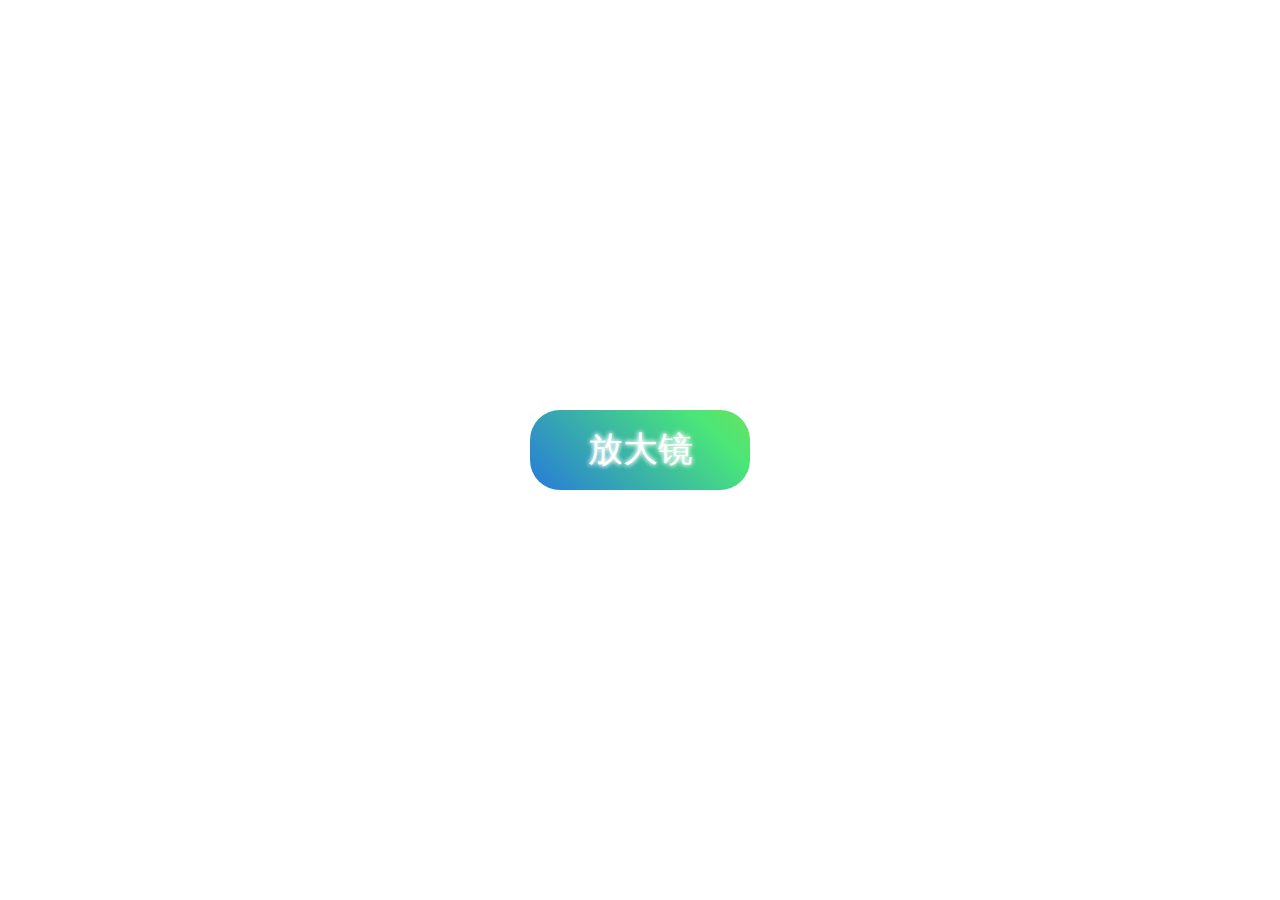
<file: 商品放大镜/index.html>
<!DOCTYPE html>
<html lang="en">
<head>
    <meta charset="UTF-8">
    <meta name="viewport" content="width=device-width, initial-scale=1.0">
    <title>Document</title>
    <link rel="stylesheet" href="css/index.css">
</head>
<body>
    <a href="enlarge.html?lid=1" class="guang">放大镜</a>
</body>
</html>
</file>
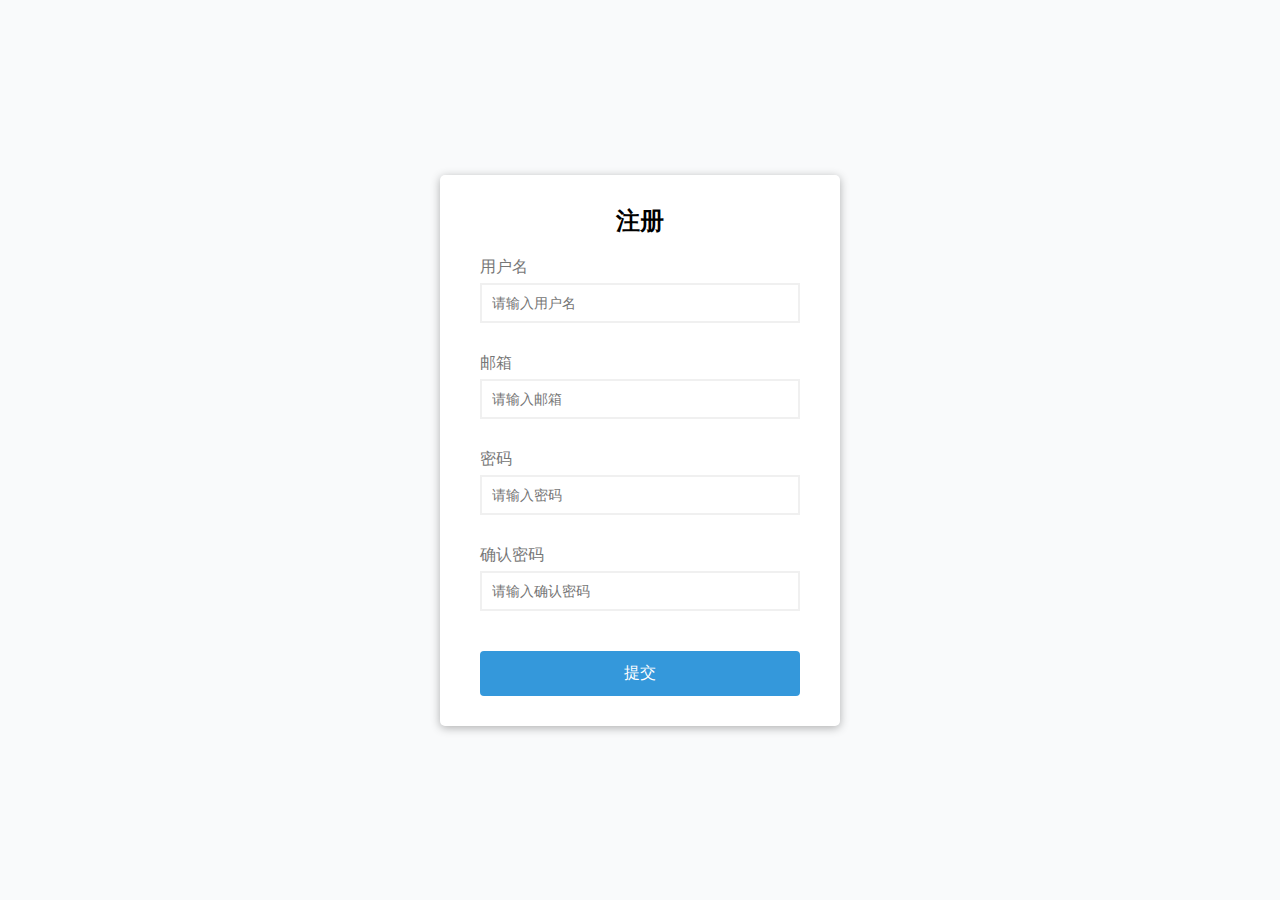
<file: 注册页面加验证/index.html>
<!DOCTYPE html>
<html lang="en">

<head>
    <meta charset="UTF-8">
    <meta name="viewport" content="width=device-width, initial-scale=1.0">
    <meta http-equiv="X-UA-Compatible" content="ie=edge">
    <title>Document</title>
    <link rel="stylesheet" href="css/index.css">
</head>

<body>
    <div class="container">
        <form id="form" class="form">
            <h2>注册</h2>
            <div class="form-control">
                <label for="username">用户名</label>
                <input type="text" id="username" placeholder="请输入用户名">
                <small>错误提示</small>
            </div>
            <div class="form-control">
                <label for="email">邮箱</label>
                <input type="text" id="email" placeholder="请输入邮箱">
                <small>错误提示</small>
            </div>
            <div class="form-control">
                <label for="password">密码</label>
                <input type="text" id="password" placeholder="请输入密码">
                <small>错误提示</small>
            </div>
            <div class="form-control">
                <label for="password2">确认密码</label>
                <input type="text" id="password2" placeholder="请输入确认密码">
                <small>错误提示</small>
            </div>
            <!-- <input type="submit" value="提交"> -->
            <button>提交</button>
        </form>
    </div>
    <script src="js/index.js"></script>
</body>

</html>
</file>
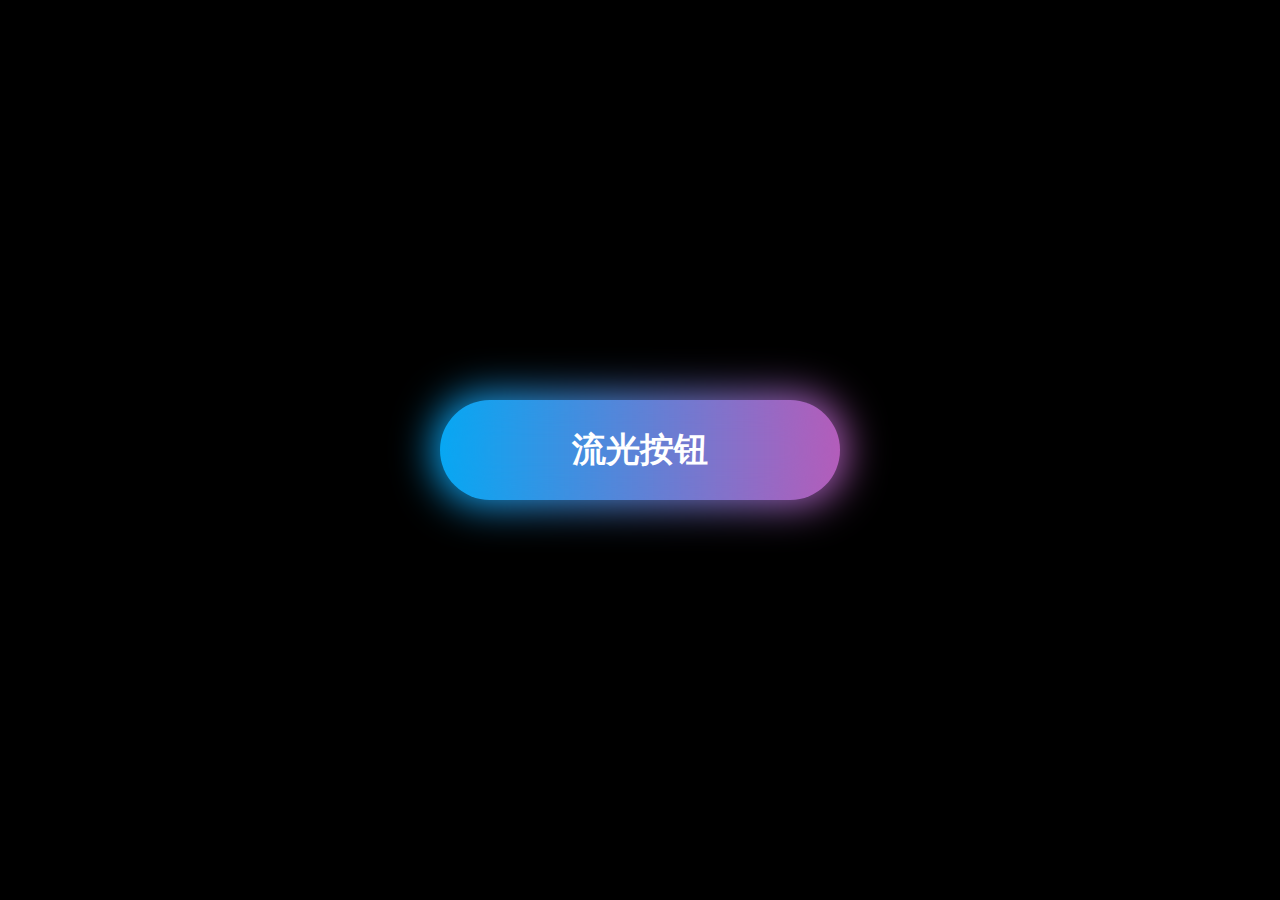
<file: 流光按钮/index/index.html>
<!DOCTYPE html>
<html lang="en">
<head>
    <meta charset="UTF-8">
    <meta name="viewport" content="width=device-width, initial-scale=1.0">
    <title>Document</title>
    <link rel="stylesheet" href="index.css">
</head>
<body>
    <a href="javascript:;">流光按钮</a>
</body>
</html>
</file>
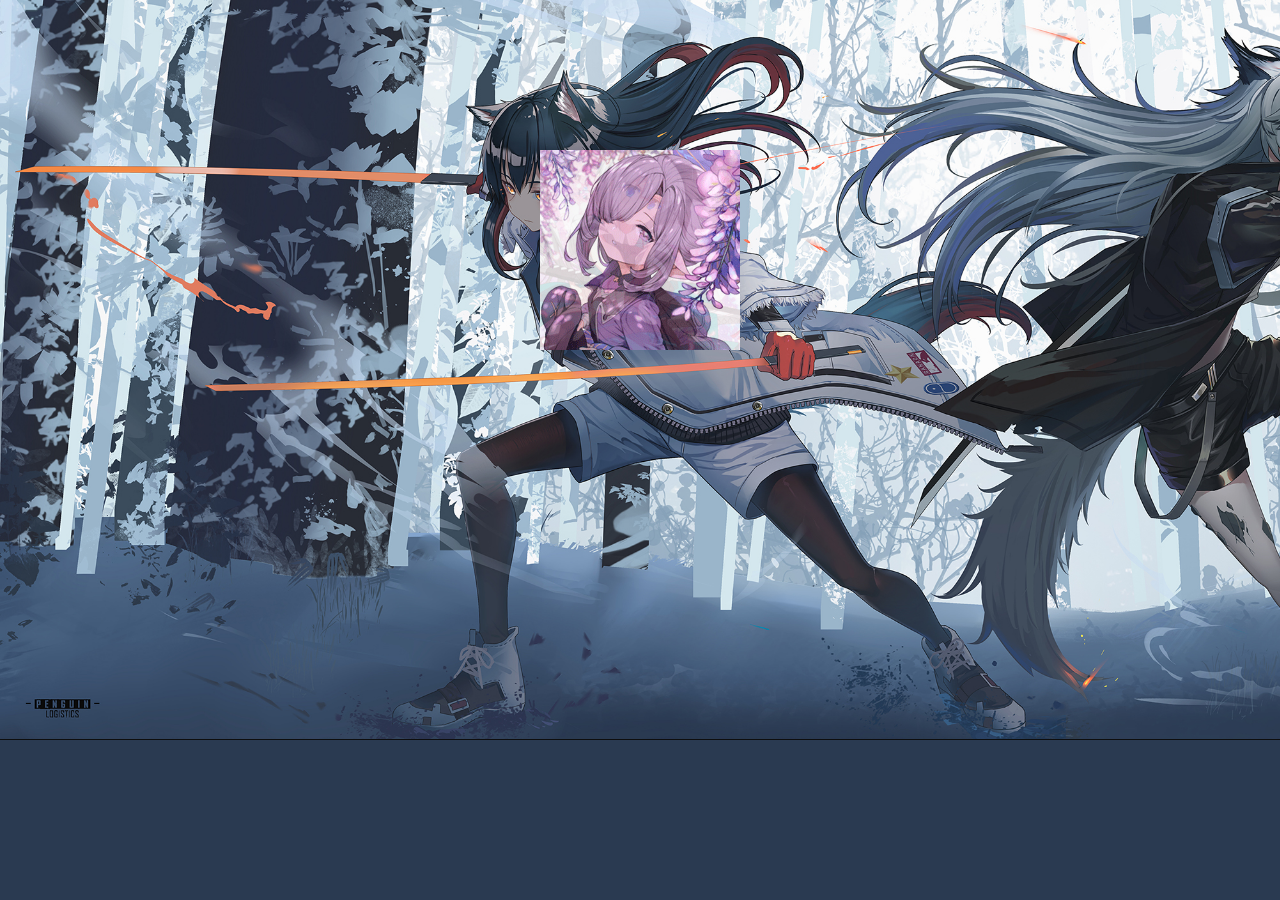
<file: css3立体旋转/1.html>
<!DOCTYPE html>
<html lang="en">
<head>
    <meta charset="UTF-8">
    <meta name="viewport" content="width=device-width, initial-scale=1.0">
    <title>立方体旋转</title>
    <style>
		*{margin: 0;padding: 0;}
		#content{
			
			width: 100%;height:770px;
			margin: 0 auto;
			background:url(-1ac6cd831ba1f1e1.png);
			position: fixed;
			top:-30px;
			color:#fff;font-size: 12px;
			
			
		}
		.black{
			/* ①尺寸，大体位置 */
			width: 254px;height: 277px;
			margin-top:250px;
			margin-left:1500px;
			/* ②边框，背景 */
			background:rgba(0,0,0,.3);
			/* ③文本所有样式 */
			/* ④微调（margin,padding） */
			padding:5px;
		}
		.black>table{width: 100%;}
		.black>table p{font-size: 18px;}
		.black>table a{color:#fff; text-decoration: none;}
		.black>table hr{margin:5px 0;}
		#uname,#upwd{
			/* ①尺寸，大体位置 */
			width: 100%;height: 37px;
			/* ②边框，背景 */
			border: 0;outline: 0;
			
			/* ③文本所有样式 */
			font-size: 14px;
			/* ④微调（margin,padding） */
			padding-left: 25px;
			box-sizing: border-box;
			margin: 10px 0;
		}
		#msg{color:#f00;}
		
		button{
			/* ①尺寸，大体位置 */
			width: 100%;height: 37px;
			/* ②边框，背景 */
			border: 0;outline: 0;
			border-radius: 3px;
			background: #0aa1ed;
			/* ③文本所有样式 */
			color:#fff;font-size: 16px;
			/* ④微调（margin,padding） */
			margin-top: 10px;
		}
        html{
            perspective: 800px;
			/*定义 3d 元素距视图的距离 800*/
        }

        body{
            background-color: #2a3a51;
			
        }
        .cube{
            width:200px;
            height:200px;
            margin: 150px auto;
            transform-style: preserve-3d;
			/*所有子元素在 3d 空间中呈现*/
            animation: swap infinite 20s linear 2s;
			/* 循环的用linear的方式播放 swap的播放时间20s*/
        }

        .cube > div{
            width: 200px;
            height: 200px;
            opacity: .8;
			/*不透明性*/
            position: absolute;
			/*absolute:相对于最近的且不是static定位的父元素来定位*/
            transform-style: preserve-3d;
            perspective: 400px;
        }

        img{
            vertical-align: top;
			/*垂直对齐图片*/
        }

        .box1{
            transform: rotateY(90deg) translateZ(100px);
			/*定义3d旋转 以y轴旋转90度 以z轴平移100px*/
        }

        .box2{
            transform: rotateY(-90deg) translateZ(100px);
        }

        .box3{
            transform: rotateX(90deg) translateZ(100px);
        }

        .box4{
            transform: rotateX(-90deg) translateZ(100px);
        }

        .box5{
            transform: rotateY(180deg) translateZ(100px);
        }

        .box6{
            transform: rotateY(0deg) translateZ(100px);
        }

        @keyframes swap{
            from{
                transform:rotateX(0) rotateZ(0)
            }

            to{
                transform:rotateX(1turn) rotateZ(1turn)
            }
        }

        @keyframes a1{
            0%{
                transform: translateZ(0px) scale(1) rotateZ(0deg);
            }
            20%{
                transform: translateZ(350px)  scale(0.3) rotateZ(720deg) ;
            }
            70%{
                transform: translateZ(350px)  scale(0.3) rotateZ(720deg);
            }
            80%{
                transform: translateZ(0px)  scale(1) rotateZ(0deg);
            }
            100%{
                transform: translateZ(0px)  scale(1) rotateZ(0deg);
                border: 0.5 solid black;
            }




        }

        @keyframes a2{
             /*电脑太卡*/
            0%{
                transform: translateZ(0px) scale(1) rotateZ(0deg);
            }
            10%{
                transform: translateZ(350px)  scale(0.3) rotateZ(720deg) ;
            }
            25%{
                transform: translateZ(350px)  scale(0.3) rotateZ(720deg);
            }
            30%{
                transform: translateZ(350px)  scale(0.3) rotateZ(720deg);
                height: 5px;
                width: 5px;
            }
            35%{
                transform: translateZ(350px)  scale(0.3) rotateZ(720deg);
                height: 5px;
                width: 5px;
            }
            40%{
                border: none;
                box-shadow: 5px 5px 5px blue, -5px -5px 5px blue, 5px -5px 5px blue, -5px 5px 5px blue;
                transform: translateZ(0px)  scale(1) rotateZ(0deg);
                height: 3px;
                width: 3px;
            }

            60%{
                transform: translateZ(0px)  scale(1) rotateZ(0deg);
                height: 25px;
                width: 25px;
            }

            65%{
                transform: translateZ(0px)  scale(1) rotateZ(0deg);
                box-shadow: none;
                height: 25px;
                width: 25px;
            }
            100%{
                transform: translateZ(0px)  scale(1) rotateZ(0deg);
                height: 25px;
                width: 25px;
            }
        }

        @keyframes a3{

            /*直接卡死*/
            0%{
                transform: translateZ(0px) scale(1) rotateZ(0deg);
            }
            10%{
                transform: translateZ(350px)  scale(0.3) rotateZ(720deg) ;
            }
            35%{
                transform: translateZ(350px)  scale(0.3) rotateZ(720deg);
            }
            40%{
                transform: translateZ(0px)  scale(1) rotateZ(0deg);
            }
            50%{
                transform: translateZ(0px)  scale(1) rotateZ(0deg);
                border: 0.5 solid black;
            }
            55%{
                transform: translateZ(0px) scale(1) rotateZ(0deg);
            }
            62.5%{
                transform: translateZ(350px)  scale(0.3) rotateZ(720deg) ;
            }
            65%{
                transform: translateZ(350px)  scale(0.3) rotateZ(720deg);
            }
            67.5%{
                transform: translateZ(350px)  scale(0.3) rotateZ(720deg);
                height: 0px;
                width: 0px;
            }
            70%{
                transform: translateZ(350px)  scale(0.3) rotateZ(720deg);
                height: 5px;
                width: 5px;
            }
            80%{
                border: none;
                box-shadow: 5px 5px 5px rgb(0, 132, 255), -5px -5px 5px rgb(0, 132, 255), 5px -5px 5px rgb(0, 132, 255), -5px 5px 5px rgb(0, 132, 255);
                transform: translateZ(0px)  scale(1) rotateZ(0deg);
                height: 5px;
                width: 5px;
            }

            82.5%{
                transform: translateZ(0px)  scale(1) rotateZ(0deg);
                height: 25px;
                width: 25px;
            }

            100%{
                transform: translateZ(0px)  scale(1) rotateZ(0deg);
                box-shadow: none;
                height: 25px;
                width: 25px;
            }
        }

        @keyframes bo {

            0%{
                transform: rotateZ(0deg);
            }
            100%{
                transform: rotateZ(360deg);
            }

        }

    </style>
</head>


<body>
	<div id="content">
		<table></table>
		<div class="black">
			<table>
				<tr>
					<td><p>登录</p></td>
					<td align="right"><a href="#">新用户注册</a></td>
				</tr>
				<tr>
					<td colspan="2">
						<hr>
					</td>
				</tr>
				<tr>
					<td colspan="2">
						<input type="text" id="uname" placeholder="请输入用户名">
					</td>
				</tr>
				<tr>
					<td>
						<span id="msg">用户名不能为空</span>
					</td>
					<td></td>
				</tr>
				<tr>
					<td colspan="2">
						<input type="text" id="upwd" placeholder="请输入用户密码">
					</td>
				</tr>
				<tr>
					<td >
						<input type="checkbox" id="auto">
						<label for="auto">自动登录</label>
					</td>
					<td align="right">
						<a href="#">忘记密码</a>
					</td>
				</tr>
				<tr>
					<td colspan="2">
						<button onclick="copyText()">登录</button>
					</td>
				</tr>
			</table>
		</div>
	</div>
    
    <div class="cube">
        <!-- 引入图片-->
        <div class="box1 b">
            <!-- <img src="./结构 表现 样式/img/立方体图片/1.jpg" > -->
			<img src="1.jpg">
        </div>
        <div class="box2 b">
            <!-- <img src="./结构 表现 样式/img/立方体图片/2.jpg" > -->
			<img src="6.jpg" >
        </div>
        <div class="box3 b">
            <!-- <img src="./结构 表现 样式/img/立方体图片/3.jpg" > -->
			<img src="2.jpg" >
        </div>
        <div class="box4 b">
            <!-- <img src="./结构 表现 样式/img/立方体图片/4.jpg" > -->
			<img src="3.jpg" >

        </div>
        <div class="box5 b">
            <!-- <img src="./结构 表现 样式/img/立方体图片/6.jpg" > -->
			<img src="4.jpg" >

        </div>
        <div class="box6 b">
            <!-- <img src="./结构 表现 样式/img/立方体图片/5.png" > -->
			<img src="5.jpg" >

        </div>


    </div>

    <script type="text/javascript">
	
	
    var copyText = ()=>{
		
		document.getElementById("content").style.opacity=0.2;
		
        var arr = document.querySelectorAll(".b");

        for(var n = 0 ; n < arr.length ; n++){

            for(var r = 0 ; r < 8; r++){

                for(var c = 0 ; c < 8 ; c++){
				        
				var divs = document.createElement("div");
				/*获取所有的div的对象的集合*/
				
				/*设置关键样式*/
                    divs.style.cssText = " transform-style: preserve-3d; animation: a3 100s ease-in infinite "+ (0.1*r*c+2) +"s; position:absolute; width:25px; height:25px; border:0.5px solid black; box-sizing: boder-box; background-image:url(./结构表现样式/img/立方体图片/"+(n+15)+".jpg); background-position:center;background-size:200px 200px;";
                    arr[n].appendChild(divs);
					
					/*散开图片位置*/
                    divs.style.left = c*25+"px";
                    divs.style.top = r*25+"px";
					
                    divs.style.backgroundPositionX = -c*25 +"px";
                    divs.style.backgroundPositionY = -r*25 +"px";

                }
            }
        }
    }
    </script>
</body>
</html>
</file>
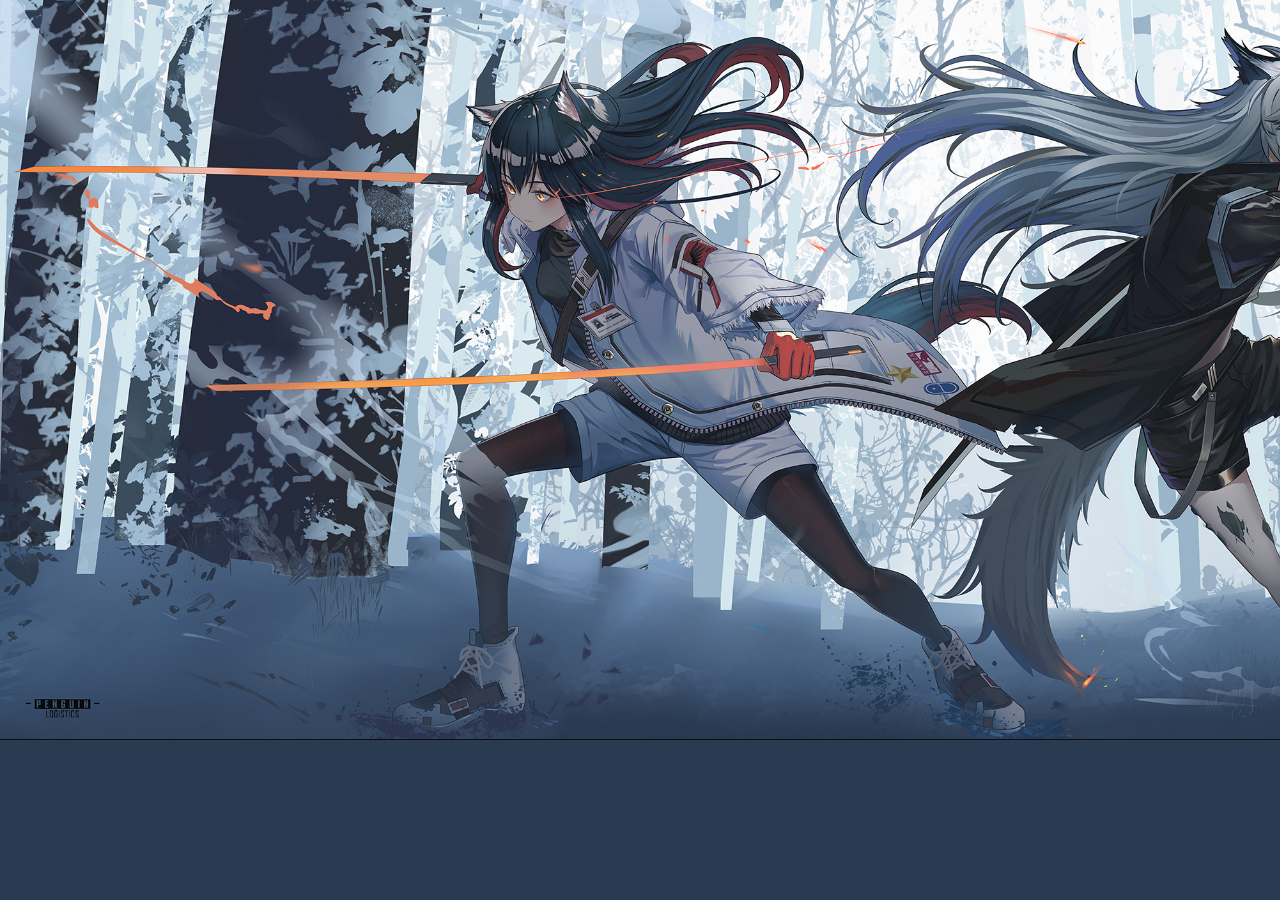
<file: css3立体旋转/2.html>
<!DOCTYPE html>
<html lang="en">
<head>
    <meta charset="UTF-8">
    <meta name="viewport" content="width=device-width, initial-scale=1.0">
    <title>立方体旋转</title>
    <style>
		*{margin: 0;padding: 0;}
		#content{
			
			width: 100%;height:770px;
			margin: 0 auto;
			background:url(-1ac6cd831ba1f1e1.png);
			position: fixed;
			top:-30px;
			color:#fff;font-size: 12px;
			
			
		}
		.black{
			/* ①尺寸，大体位置 */
			width: 254px;height: 277px;
			margin-top:250px;
			margin-left:1500px;
			/* ②边框，背景 */
			background:rgba(0,0,0,.3);
			/* ③文本所有样式 */
			/* ④微调（margin,padding） */
			padding:5px;
		}
		.black>table{width: 100%;}
		.black>table p{font-size: 18px;}
		.black>table a{color:#fff; text-decoration: none;}
		.black>table hr{margin:5px 0;}
		#uname,#upwd{
			/* ①尺寸，大体位置 */
			width: 100%;height: 37px;
			/* ②边框，背景 */
			border: 0;outline: 0;
			
			/* ③文本所有样式 */
			font-size: 14px;
			/* ④微调（margin,padding） */
			padding-left: 25px;
			box-sizing: border-box;
			margin: 10px 0;
		}
		#msg{color:#f00;}
		
		button{
			/* ①尺寸，大体位置 */
			width: 100%;height: 37px;
			/* ②边框，背景 */
			border: 0;outline: 0;
			border-radius: 3px;
			background: #0aa1ed;
			/* ③文本所有样式 */
			color:#fff;font-size: 16px;
			/* ④微调（margin,padding） */
			margin-top: 10px;
		}
        html{
            perspective: 800px;
			/*定义 3d 元素距视图的距离*/
        }

        body{
            background-color: #2a3a51;
			
        }
        .cube{
            width:200px;
            height:200px;
            margin: 150px auto;
            transform-style: preserve-3d;
			/*所有子元素在 3d 空间中呈现*/
            animation: swap infinite 20s linear 2s;
			/* 循环的用linear的方式播放 swap的播放时间20s*/
        }

        .cube > div{
            width: 200px;
            height: 200px;
            opacity: .8;
			/*不透明性*/
            position: absolute;
			/*absolute:相对于最近的且不是static定位的父元素来定位*/
            transform-style: preserve-3d;
            perspective: 400px;
        }

        img{
            vertical-align: top;
			/*垂直对齐图片*/
        }

        .box1{
            transform: rotateY(90deg) translateZ(100px);
			/*定义3d旋转 以y轴旋转90度 以z轴平移100px*/
        }

        .box2{
            transform: rotateY(-90deg) translateZ(100px);
        }

        .box3{
            transform: rotateX(90deg) translateZ(100px);
        }

        .box4{
            transform: rotateX(-90deg) translateZ(100px);
        }

        .box5{
            transform: rotateY(180deg) translateZ(100px);
        }

        .box6{
            transform: rotateY(0deg) translateZ(100px);
        }

        @keyframes swap{
            from{
                transform:rotateX(0) rotateZ(0)
            }

            to{
                transform:rotateX(1turn) rotateZ(1turn)
            }
        }

        @keyframes a1{
            0%{
                transform: translateZ(0px) scale(1) rotateZ(0deg);
            }
            20%{
                transform: translateZ(350px)  scale(0.3) rotateZ(720deg) ;
            }
            70%{
                transform: translateZ(350px)  scale(0.3) rotateZ(720deg);
            }
            80%{
                transform: translateZ(0px)  scale(1) rotateZ(0deg);
            }
            100%{
                transform: translateZ(0px)  scale(1) rotateZ(0deg);
                border: 0.5 solid black;
            }




        }

        @keyframes a2{
             /*电脑太卡*/
            0%{
                transform: translateZ(0px) scale(1) rotateZ(0deg);
            }
            10%{
                transform: translateZ(350px)  scale(0.3) rotateZ(720deg) ;
            }
            25%{
                transform: translateZ(350px)  scale(0.3) rotateZ(720deg);
            }
            30%{
                transform: translateZ(350px)  scale(0.3) rotateZ(720deg);
                height: 5px;
                width: 5px;
            }
            35%{
                transform: translateZ(350px)  scale(0.3) rotateZ(720deg);
                height: 5px;
                width: 5px;
            }
            40%{
                border: none;
                box-shadow: 5px 5px 5px blue, -5px -5px 5px blue, 5px -5px 5px blue, -5px 5px 5px blue;
                transform: translateZ(0px)  scale(1) rotateZ(0deg);
                height: 3px;
                width: 3px;
            }

            60%{
                transform: translateZ(0px)  scale(1) rotateZ(0deg);
                height: 25px;
                width: 25px;
            }

            65%{
                transform: translateZ(0px)  scale(1) rotateZ(0deg);
                box-shadow: none;
                height: 25px;
                width: 25px;
            }
            100%{
                transform: translateZ(0px)  scale(1) rotateZ(0deg);
                height: 25px;
                width: 25px;
            }
        }

        @keyframes a3{

            /*直接卡死*/
            0%{
                transform: translateZ(0px) scale(1) rotateZ(0deg);
            }
            10%{
                transform: translateZ(350px)  scale(0.3) rotateZ(720deg) ;
            }
            35%{
                transform: translateZ(350px)  scale(0.3) rotateZ(720deg);
            }
            40%{
                transform: translateZ(0px)  scale(1) rotateZ(0deg);
            }
            50%{
                transform: translateZ(0px)  scale(1) rotateZ(0deg);
                border: 0.5 solid black;
            }
            55%{
                transform: translateZ(0px) scale(1) rotateZ(0deg);
            }
            62.5%{
                transform: translateZ(350px)  scale(0.3) rotateZ(720deg) ;
            }
            65%{
                transform: translateZ(350px)  scale(0.3) rotateZ(720deg);
            }
            67.5%{
                transform: translateZ(350px)  scale(0.3) rotateZ(720deg);
                height: 0px;
                width: 0px;
            }
            70%{
                transform: translateZ(350px)  scale(0.3) rotateZ(720deg);
                height: 5px;
                width: 5px;
            }
            80%{
                border: none;
                box-shadow: 5px 5px 5px rgb(0, 132, 255), -5px -5px 5px rgb(0, 132, 255), 5px -5px 5px rgb(0, 132, 255), -5px 5px 5px rgb(0, 132, 255);
                transform: translateZ(0px)  scale(1) rotateZ(0deg);
                height: 5px;
                width: 5px;
            }

            82.5%{
                transform: translateZ(0px)  scale(1) rotateZ(0deg);
                height: 25px;
                width: 25px;
            }

            100%{
                transform: translateZ(0px)  scale(1) rotateZ(0deg);
                box-shadow: none;
                height: 25px;
                width: 25px;
            }
        }

        @keyframes bo {

            0%{
                transform: rotateZ(0deg);
            }
            100%{
                transform: rotateZ(360deg);
            }

        }

    </style>
</head>


<body>
	<div id="content">
		<table></table>
		<div class="black">
			<table>
				<tr>
					<td><p>登录</p></td>
					<td align="right"><a href="#">新用户注册</a></td>
				</tr>
				<tr>
					<td colspan="2">
						<hr>
					</td>
				</tr>
				<tr>
					<td colspan="2">
						<input type="text" id="uname" placeholder="请输入用户名">
					</td>
				</tr>
				<tr>
					<td>
						<span id="msg">用户名不能为空</span>
					</td>
					<td></td>
				</tr>
				<tr>
					<td colspan="2">
						<input type="text" id="upwd" placeholder="请输入用户密码">
					</td>
				</tr>
				<tr>
					<td >
						<input type="checkbox" id="auto">
						<label for="auto">自动登录</label>
					</td>
					<td align="right">
						<a href="#">忘记密码</a>
					</td>
				</tr>
				<tr>
					<td colspan="2">
						<button onclick="copyText()">登录</button>
					</td>
				</tr>
			</table>
		</div>
	</div>
    
    <div class="cube">
        <!-- 引入图片-->
        <div class="box1 b">
            <!-- <img src="./结构 表现 样式/img/立方体图片/1.jpg" > -->
			
        </div>
        <div class="box2 b">
            <!-- <img src="./结构 表现 样式/img/立方体图片/2.jpg" > -->
			
        </div>
        <div class="box3 b">
            <!-- <img src="./结构 表现 样式/img/立方体图片/3.jpg" > -->
			
        </div>
        <div class="box4 b">
            <!-- <img src="./结构 表现 样式/img/立方体图片/4.jpg" > -->
			

        </div>
        <div class="box5 b">
            <!-- <img src="./结构 表现 样式/img/立方体图片/6.jpg" > -->
		
        </div>
        <div class="box6 b">
            <!-- <img src="./结构 表现 样式/img/立方体图片/5.png" > -->
			

        </div>


    </div>

    <script type="text/javascript">
	
	
    var copyText = ()=>{
		
		document.getElementById("content").style.opacity=0.2;
		
        var arr = document.querySelectorAll(".b");

        for(var n = 0 ; n < arr.length ; n++){

            for(var r = 0 ; r < 8; r++){

                for(var c = 0 ; c < 8 ; c++){
				        
				var divs = document.createElement("div");
                    divs.style.cssText = " transform-style: preserve-3d; animation: a3 100s ease-in infinite "+ (0.1*r*c+2) +"s; position:absolute; width:25px; height:25px; border:0.5px solid black; box-sizing: boder-box; background-image:url(./结构表现样式/img/立方体图片/"+(n+15)+".jpg); background-position:center;background-size:200px 200px;";
                    arr[n].appendChild(divs);
					
                    divs.style.left = c*25+"px";
                    divs.style.top = r*25+"px";
					
                    divs.style.backgroundPositionX = -c*25 +"px";
                    divs.style.backgroundPositionY = -r*25 +"px";

                }
            }
        }
    }
    </script>
</body>
</html>
</file>
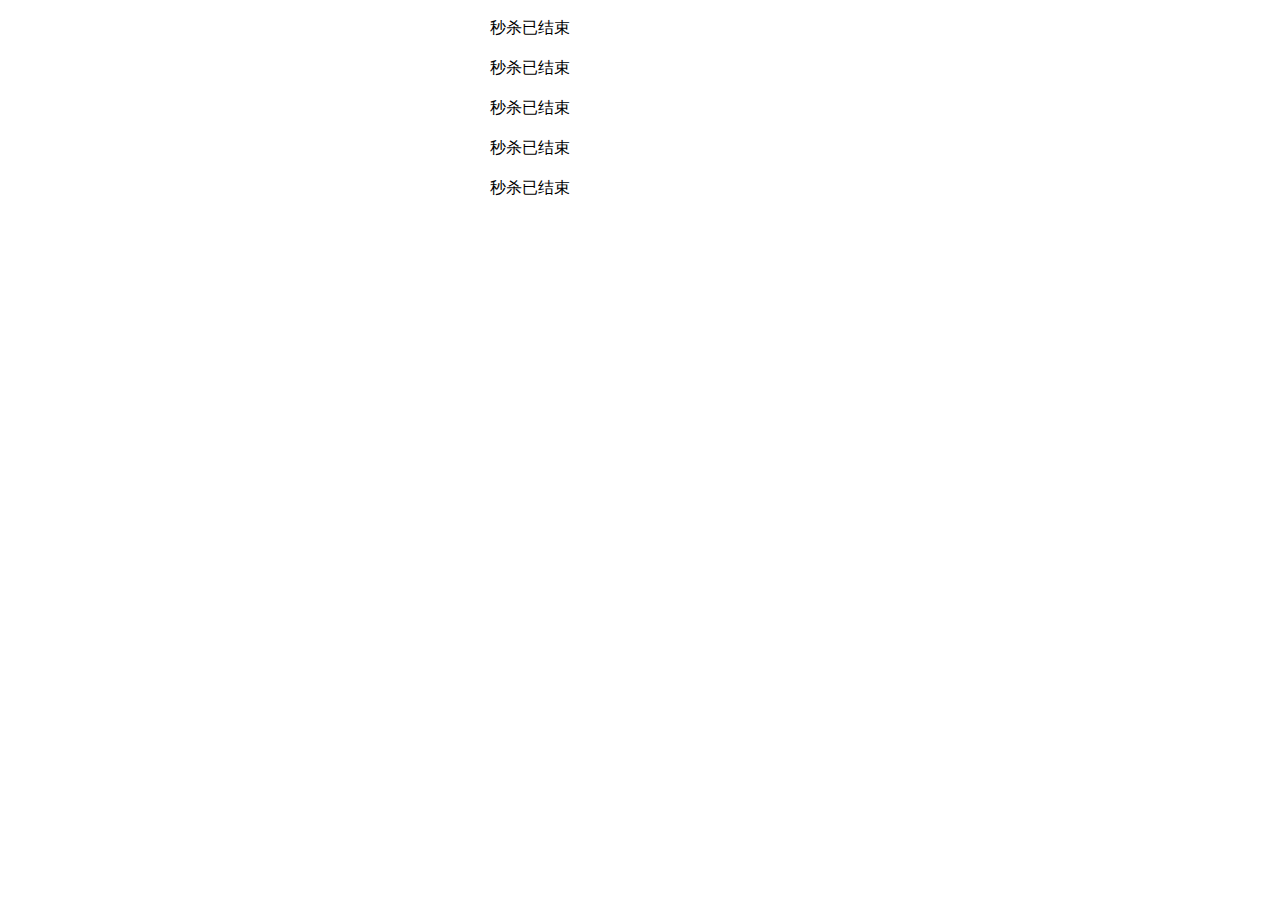
<file: 倒计时/系统日期时间秒杀倒计时.html>
<!DOCTYPE html>
<html lang="en">
<head>
    <meta charset="UTF-8">
    <meta name="viewport" content="width=device-width, initial-scale=1.0">
    <title>Document</title>
    <style>
        .mytime{ line-height: 40px; width: 300px; margin: 0 auto;}
    </style>
</head>
<body>
    
       
      <div class="mytime jsTime" data-time="2020-11-22 16:58:00">时间1</div>
      <div class="mytime jsTime" data-time="2020-11-28 18:00:02">时间2</div>
      <div class="mytime jsTime" data-time="2020-11-28 19:01:31">时间3</div>
      <div class="mytime jsTime" data-time="2020-11-28 05:05:15">时间4</div>
      <div class="mytime jsTime" data-time="2020-11-28 09:01:43">时间5</div>
      <script>
        const countdown = {
         domList : document.querySelectorAll('.jsTime'),
        //  补0 格式化时间 加入传进来的数字只有一位数就补0 两位数就原地返回啥也不做
         formatNumber(n){
          n = n.toString();
          return n[1] ? n : '0' + n;
         },
         setTime(dom){
          //获取设置的时间 如：2019-3-28 14:00:00
          const leftTime = new Date(dom.getAttribute('data-time')) - new Date();
          if (leftTime >= 0) {
           const d = Math.floor(leftTime / 1000 / 60 / 60 / 24);
           const h = Math.floor(leftTime / 1000 / 60 / 60 % 24);
           const m = Math.floor(leftTime / 1000 / 60 % 60);
           const s = Math.floor(leftTime / 1000 % 60);
           dom.innerHTML = `剩余${ d > 0 ? d + '天' : '' }${ [h, m, s].map(this.formatNumber).join(':') }`;
          } else {
           clearInterval(dom.timer);
           dom.innerHTML = '秒杀已结束';
          }
         },
         start(){
          this.domList.forEach((dom) => {
           this.setTime(dom);
           dom.timer = setInterval(() => {
            this.setTime(dom);
           }, 1000);
          });
         },
        };
        countdown.start();
       </script>
</body>
</html>
</file>
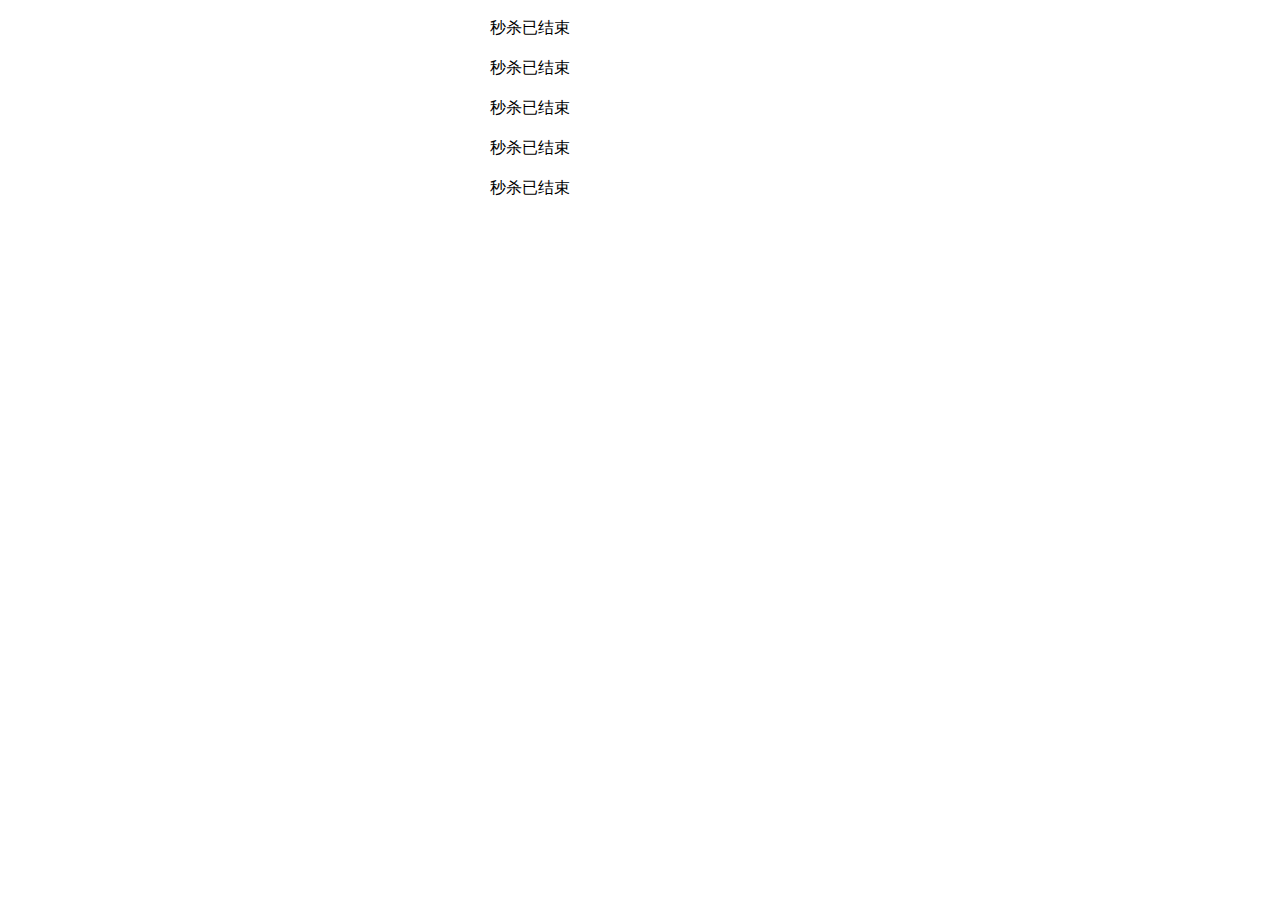
<file: 倒计时/自定义日期时间倒计时.html>
<!DOCTYPE html>
<html lang="en">

<head>
    <meta charset="UTF-8">
    <meta name="viewport" content="width=device-width, initial-scale=1.0">
    <title>Document</title>
    <style>
        .mytime {
            line-height: 40px;
            width: 300px;
            margin: 0 auto;
        }
    </style>
</head>

<body>
    <div class="mytime jsTime2" data-time="2020-11-28 16:30:05">时间1</div>
    <div class="mytime jsTime2" data-time="2020-11-28 14:01:22">时间2</div>
    <div class="mytime jsTime2" data-time="2020-11-28 18:06:25">时间3</div>
    <div class="mytime jsTime2" data-time="2020-11-28 22:07:19">时间4</div>
    <div class="mytime jsTime2" data-time="2020-11-28 23:12:38">时间5</div>

    <script>
         //  补0 格式化时间 加入传进来的数字只有一位数就补0 两位数就原地返回啥也不做
        const formatNumber = n => {
            n = n.toString();
            return n[1] ? n : '0' + n;
        };
        //团购倒计时
        const teamCountTime = (obj) => {
            var timer = null;
            function fn() {
                //获取设置的时间 如：2019-3-28 14:00:00
                var setTime = obj.getAttribute('data-time');
                //获取当前时间
                var date = new Date(),
                    now = date.getTime(),
                    endDate = new Date(setTime),
                    end = endDate.getTime();
                //时间差
                var leftTime = end - now;
                //d,h,m,s 天时分秒
                var d, h, m, s;
                var otime = '';
                if (leftTime >= 0) {
                    d = Math.floor(leftTime / 1000 / 60 / 60 / 24);
                    h = Math.floor(leftTime / 1000 / 60 / 60 % 24);
                    m = Math.floor(leftTime / 1000 / 60 % 60);
                    s = Math.floor(leftTime / 1000 % 60);
                    if (d <= 0) {
                        otime = [h, m, s].map(formatNumber).join(':');
                    } else {
                        otime = d + '天' + [h, m, s].map(formatNumber).join(':');
                    }
                    obj.innerHTML = '剩余' + otime;
                    //
                    timer = setTimeout(fn, 1e3);
                } else {
                    clearTimeout(timer);
                    obj.innerHTML = '秒杀已结束';
                }
            }
            fn();
        };
        let jsTimes = document.querySelectorAll('.jsTime2');
        jsTimes.forEach((obj) => {
            teamCountTime(obj);
        });
    </script>

</body>

</html>
</file>
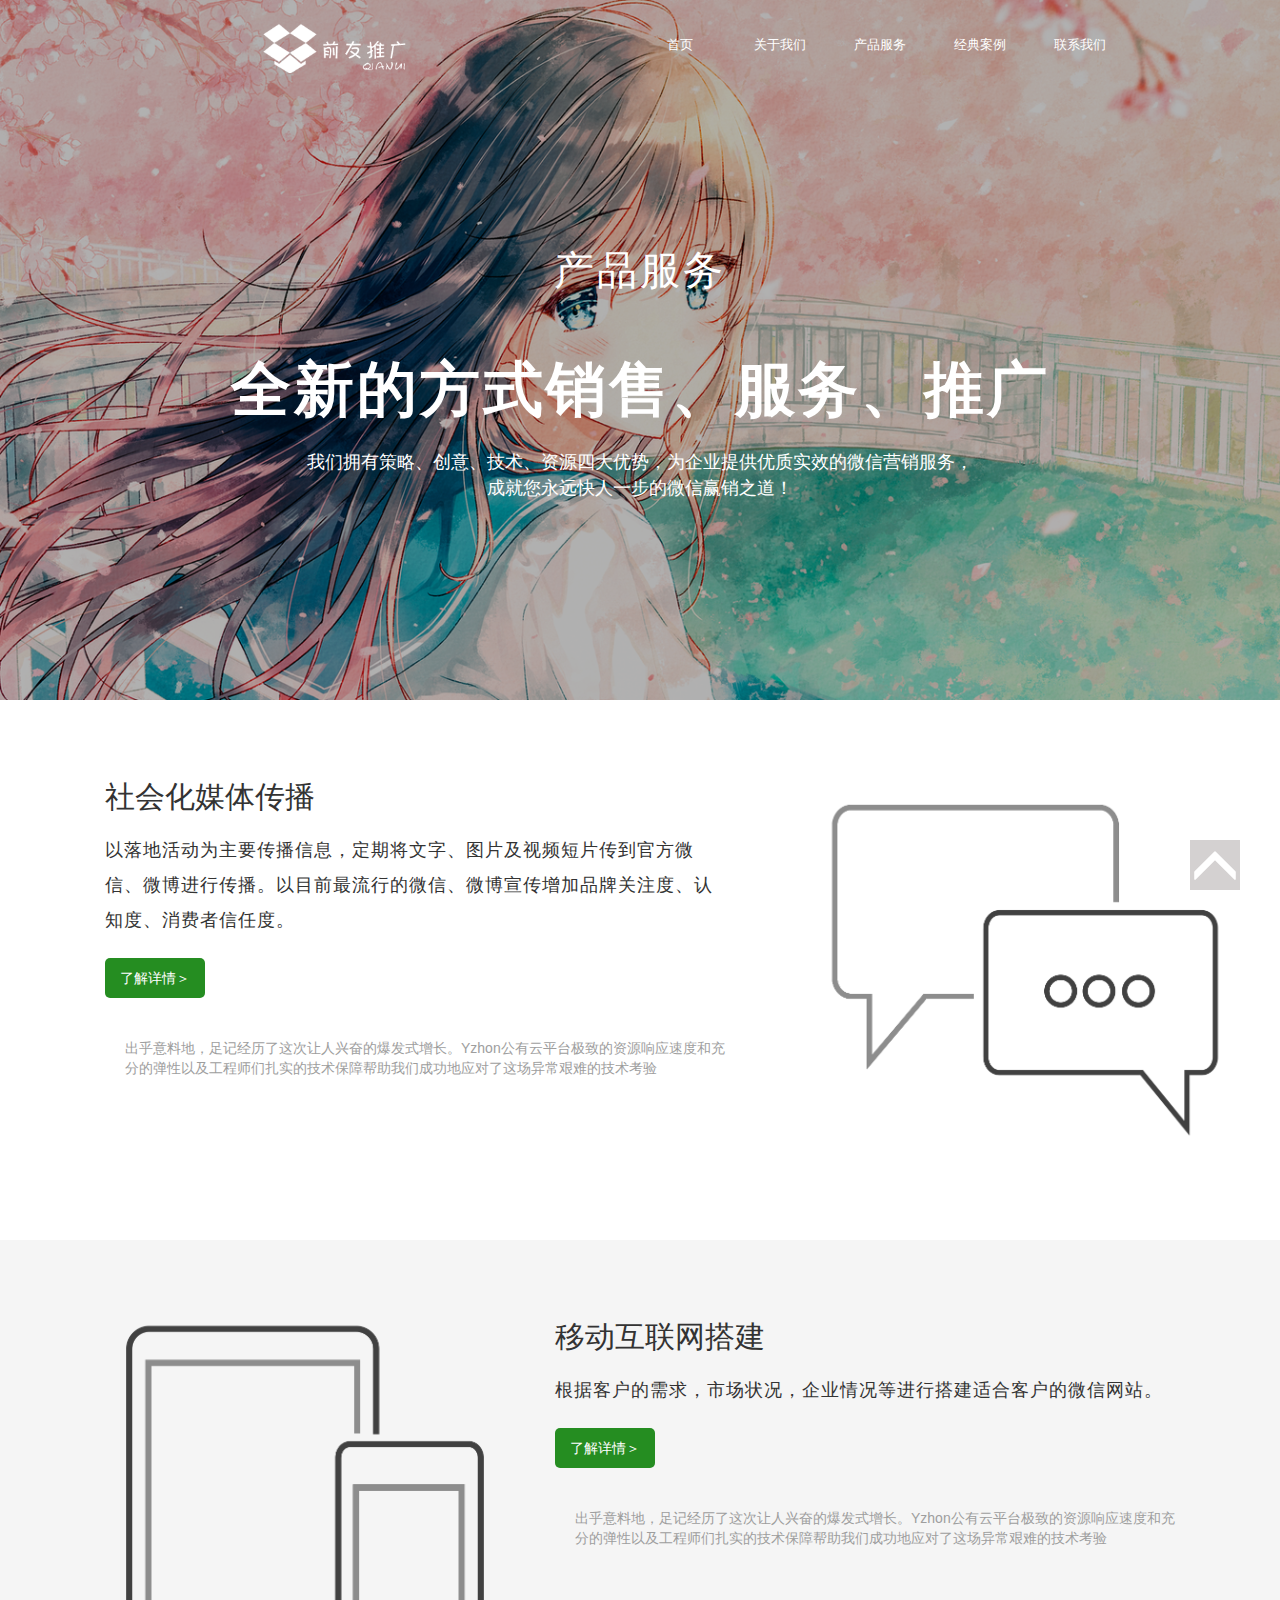
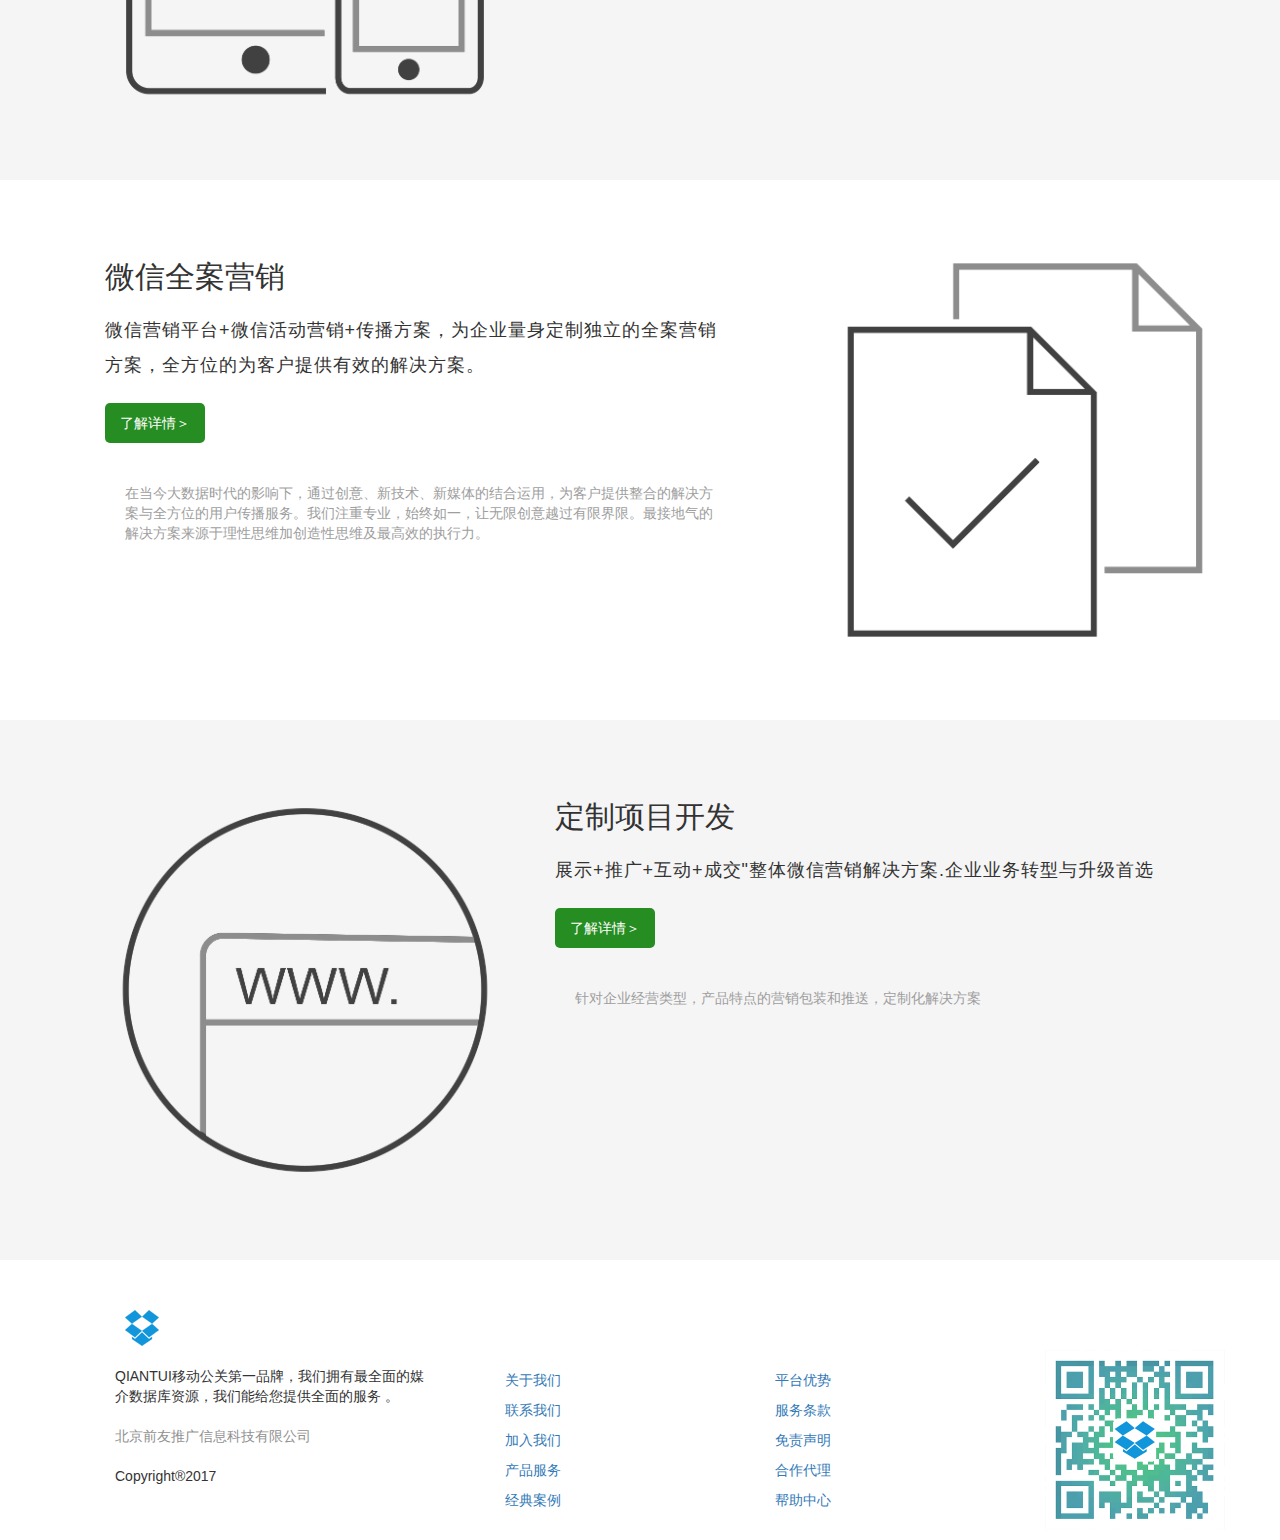
<file: 固定背景页面demo/cj.html>
<!DOCTYPE html>
<html lang="en">

<head>
    <meta charset="UTF-8">
    <meta name="viewport" content="width=device-width, initial-scale=1.0">
    <title>Document</title>
    <link rel="stylesheet" href="cj.css">
    <link rel="stylesheet" href="https://cdn.jsdelivr.net/npm/bootstrap@3.3.7/dist/css/bootstrap.min.css"
        integrity="sha384-BVYiiSIFeK1dGmJRAkycuHAHRg32OmUcww7on3RYdg4Va+PmSTsz/K68vbdEjh4u" crossorigin="anonymous">


</head>

<body>
    <div class="main"> 
        <div class="totop" id="box">
            <span class="glyphicon glyphicon-menu-up">
            </span>
        </div>          
            
        <div class="header">
            <div class="left"><img src="./logo1.png" alt=""></div>
            <div class="link">
                <span>首页</span>
                <span>关于我们</span>
                <span>产品服务</span>
                <span>经典案例</span>
                <span>联系我们</span>
            </div>

            <div class="text1">
                <h1>产品服务</h1>
                <h1>
                    全新的方式销售、服务、推广
                </h1>
                <p>
                    我们拥有策略、创意、技术、资源四大优势，为企业提供优质实效的微信营销服务，<br>
                    成就您永远快人一步的微信赢销之道！
                </p>
            </div>

            <!-- <div class="shadow"></div> -->
        </div>
    </div>
    <div class="main2">
        <div class="second">
            <div class="content">
                <div class="write">
                    <h2>社会化媒体传播</h2>
                    <p class="a">以落地活动为主要传播信息，定期将文字、图片及视频短片传到官方微信、微博进行传播。以目前最流行的微信、微博宣传增加品牌关注度、认知度、消费者信任度。</p>
                    <p>

                        <a href="#" onclick="return false;" class="b">了解详情＞</a>

                    </p>
                    <p class="c">
                        出乎意料地，足记经历了这次让人兴奋的爆发式增长。Yzhon公有云平台极致的资源响应速度和充分的弹性以及工程师们扎实的技术保障帮助我们成功地应对了这场异常艰难的技术考验
                    </p>
                </div>
                <div class="img">

                </div>
            </div>
        </div>

        <div class="second third">
            <div class="content">
                <div class="img1"></div>
                <div class="write">
                    <h2>移动互联网搭建</h2>
                    <p class="a">根据客户的需求，市场状况，企业情况等进行搭建适合客户的微信网站。</p>
                    <p>

                        <a href="#" onclick="return false;" class="b">了解详情＞</a>

                    </p>
                    <p class="c">
                        出乎意料地，足记经历了这次让人兴奋的爆发式增长。Yzhon公有云平台极致的资源响应速度和充分的弹性以及工程师们扎实的技术保障帮助我们成功地应对了这场异常艰难的技术考验
                    </p>
                </div>
            </div>

        </div>

        <div class="second">
            <div class="content">
                <div class="write">
                    <h2>微信全案营销</h2>
                    <p class="a">微信营销平台+微信活动营销+传播方案，为企业量身定制独立的全案营销方案，全方位的为客户提供有效的解决方案。


                    </p>
                    <p>

                        <a href="#" onclick="return false;" class="b">了解详情＞</a>

                    </p>
                    <p class="c">
                        在当今大数据时代的影响下，通过创意、新技术、新媒体的结合运用，为客户提供整合的解决方案与全方位的用户传播服务。我们注重专业，始终如一，让无限创意越过有限界限。最接地气的解决方案来源于理性思维加创造性思维及最高效的执行力。
                    </p>
                </div>
                <div class="img2"></div>
            </div>

        </div>

        <div class="second fifth">
            <div class="content">
                <div class="img3"></div>
                <div class="write">
                    <h2>定制项目开发</h2>
                    <p class="a">展示+推广+互动+成交"整体微信营销解决方案.企业业务转型与升级首选


                    </p>
                    <p>

                        <a href="#" onclick="return false;" class="b">了解详情＞</a>

                    </p>
                    <p class="c">
                        针对企业经营类型，产品特点的营销包装和推送，定制化解决方案
                    </p>
                </div>
            </div>
        </div>
        <div class="footer">
            <div class="content content1">
                <div class="left1">
                    <img class="asd" src="./logo-blue.png" alt="">
                    <div class="abc">QIANTUI移动公关第一品牌，我们拥有最全面的媒介数据库资源，我们能给您提供全面的服务 。</div>
                    <a href="#" class="def">
                        北京前友推广信息科技有限公司
                    </a>
                    <p>Copyright&reg2017</p>
                </div>
                <div class="left2">
                    <div class="foot">
                        <div><a href="" class="feet">关于我们</a></div>
                        <div><a href="" class="feet">联系我们</a></div>
                        <div><a href="" class="feet">加入我们</a></div>
                        <div><a href="" class="feet">产品服务</a></div>
                        <div><a href="" class="feet">经典案例</a></div>
                        
                        </div>
                </div>
                <div class="right1">
                    <div class="foot">
                        <div><a href="" class="foot">平台优势</a></div>
                        <div><a href="" class="feet">服务条款</a></div>
                        <div><a href="" class="feet">免责声明</a></div>
                        <div><a href="" class="feet">合作代理</a></div>
                        <div><a href="" class="feet">帮助中心</a></div>
                        
                    </div>
                </div>
                <div class="right2"></div>
            </div>

        </div>
    </div>
    <script>
    var timer = null;
    box.onclick = function () {
        cancelAnimationFrame(timer);
        timer = requestAnimationFrame(function fn() {          
         //  requestAnimationFrame() 可以放一个动画行为的函数进去
            var oTop = document.body.scrollTop || document.documentElement.scrollTop;
            if (oTop > 0) {
                document.body.scrollTop = document.documentElement.scrollTop = oTop - 50;
                //递归 不断的调用动画帧函数 一直减少50
                timer = requestAnimationFrame(fn);
            } else {
                // 取消动画帧函数
                cancelAnimationFrame(timer);
            }
        });
    }
    </script>
</body>

</html>
</file>
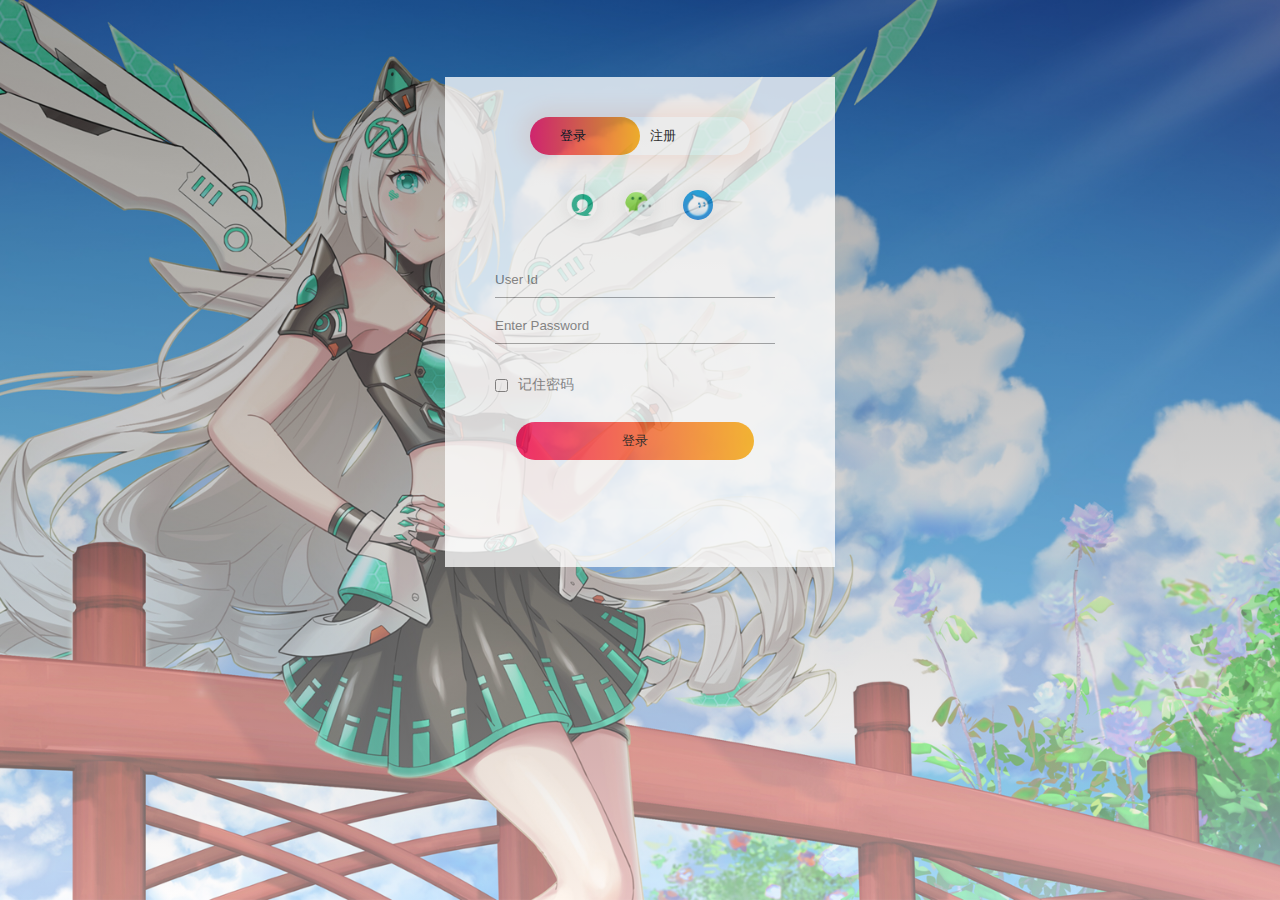
<file: 登录页样式/login.html>
<!DOCTYPE html>
<html lang="en">
  <head>
    <meta charset="UTF-8" />
    <meta name="viewport" content="width=device-width, initial-scale=1.0" />
    <title>Document</title>
    <link rel="stylesheet" href="style.css"></link>
  </head>
  <body>
      <div class="hero">
          <div class="form-box">
            <div class="button-box">
                <div id="btn"></div>

                <button type="button" class="toggle-btn" onclick="login()">登录</button>
                <button type="button" class="toggle-btn" onclick="register()">注册</button>
            </div>
            
            <form id="login" class="input-group">
                <input type="text" class="input-text1" placeholder="User Id" required></input>
                <input type="text" class="input-text1" placeholder="Enter Password" required></input>
                <input type="checkbox" class="checkbox"><span>记住密码</span></input>
                <button type="submit" class="submit-btn">登录</button>
            </form>
            <form id="register" class="input-group">
                <input type="text" class="input-text1" placeholder="User Id" required></input>
                <input type="email" class="input-text1" placeholder="Email Id" required></input>
                <input type="text" class="input-text1" placeholder="Enter Password" required></input>
                <input type="checkbox" class="checkbox"><span>同意注册协议</span></input>
                <button type="submit" class="submit-btn">注册</button>
            </form>

            <div class="social-icons">
                <img src="timg.jpg">
                <img src="fb.jpg">
                <img src="tix.png">
            </div>
          </div>

      </div>



      <script>
          var x = document.getElementById("login")
          var y = document.getElementById("register")
          var z = document.getElementById("btn")

          function register(){
              x.style.left = "-400px"
              y.style.left = "50px"
              z.style.left = "110px"

          }
          function login(){
              x.style.left = "50px"
              y.style.left = "450px"
              z.style.left = "0"

          }
      </script>
  </body>
</html>
</file>
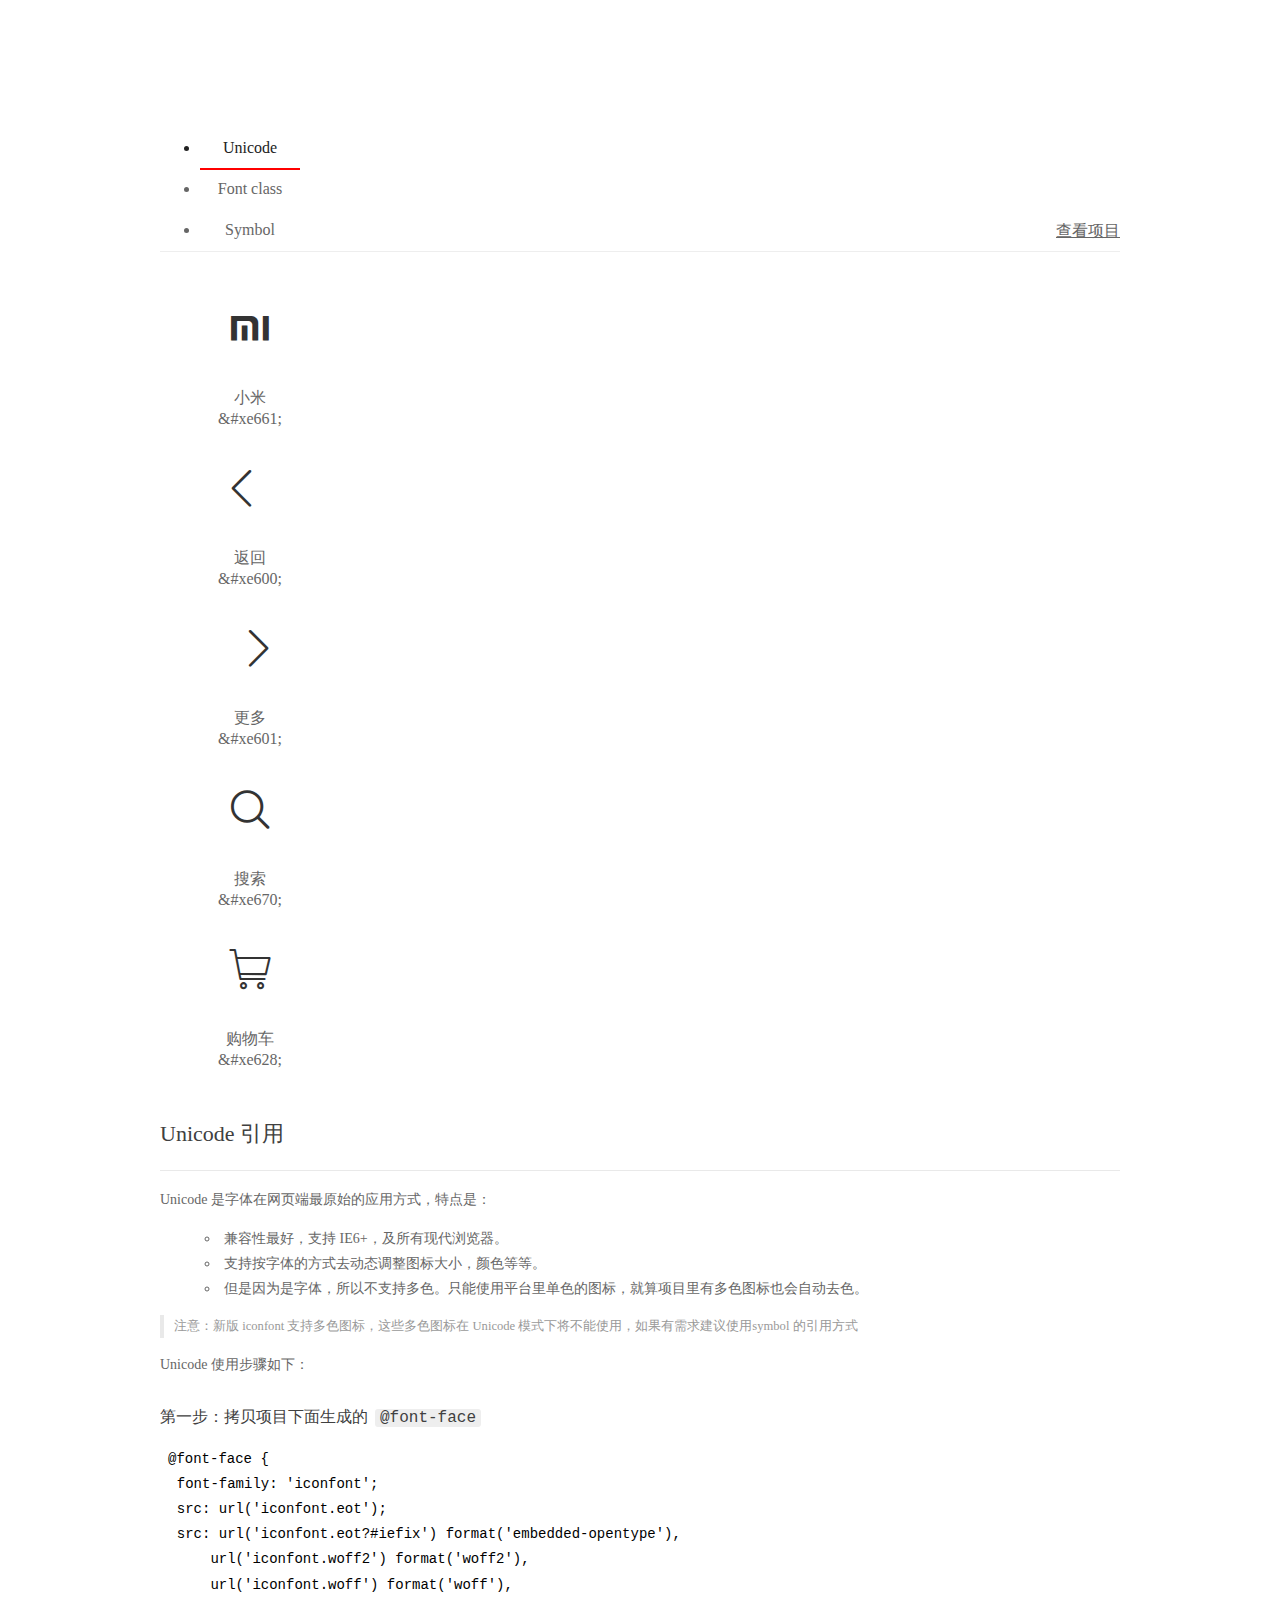
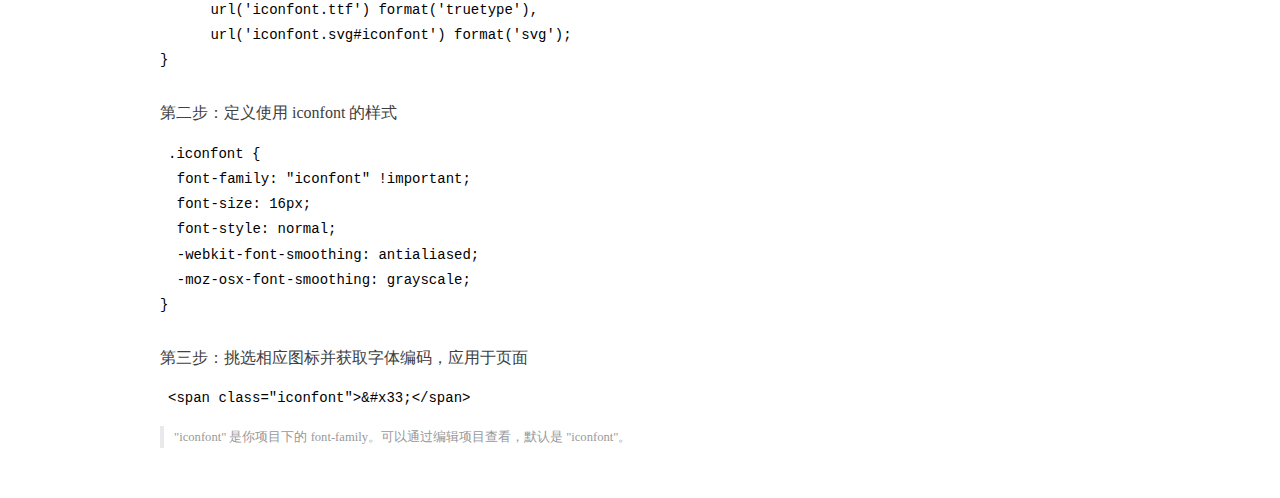
<file: 小米官网demo/img/icon-font/demo_index.html>
<!DOCTYPE html>
<html>
<head>
  <meta charset="utf-8"/>
  <title>IconFont Demo</title>
  <link rel="shortcut icon" href="https://img.alicdn.com/tps/i4/TB1_oz6GVXXXXaFXpXXJDFnIXXX-64-64.ico" type="image/x-icon"/>
  <link rel="stylesheet" href="https://g.alicdn.com/thx/cube/1.3.2/cube.min.css">
  <link rel="stylesheet" href="demo.css">
  <link rel="stylesheet" href="iconfont.css">
  <script src="iconfont.js"></script>
  <!-- jQuery -->
  <script src="https://a1.alicdn.com/oss/uploads/2018/12/26/7bfddb60-08e8-11e9-9b04-53e73bb6408b.js"></script>
  <!-- 代码高亮 -->
  <script src="https://a1.alicdn.com/oss/uploads/2018/12/26/a3f714d0-08e6-11e9-8a15-ebf944d7534c.js"></script>
</head>
<body>
  <div class="main">
    <h1 class="logo"><a href="https://www.iconfont.cn/" title="iconfont 首页" target="_blank">&#xe86b;</a></h1>
    <div class="nav-tabs">
      <ul id="tabs" class="dib-box">
        <li class="dib active"><span>Unicode</span></li>
        <li class="dib"><span>Font class</span></li>
        <li class="dib"><span>Symbol</span></li>
      </ul>
      
      <a href="https://www.iconfont.cn/manage/index?manage_type=myprojects&projectId=2255145" target="_blank" class="nav-more">查看项目</a>
      
    </div>
    <div class="tab-container">
      <div class="content unicode" style="display: block;">
          <ul class="icon_lists dib-box">
          
            <li class="dib">
              <span class="icon iconfont">&#xe661;</span>
                <div class="name">小米</div>
                <div class="code-name">&amp;#xe661;</div>
              </li>
          
            <li class="dib">
              <span class="icon iconfont">&#xe600;</span>
                <div class="name">返回</div>
                <div class="code-name">&amp;#xe600;</div>
              </li>
          
            <li class="dib">
              <span class="icon iconfont">&#xe601;</span>
                <div class="name">更多</div>
                <div class="code-name">&amp;#xe601;</div>
              </li>
          
            <li class="dib">
              <span class="icon iconfont">&#xe670;</span>
                <div class="name">搜索</div>
                <div class="code-name">&amp;#xe670;</div>
              </li>
          
            <li class="dib">
              <span class="icon iconfont">&#xe628;</span>
                <div class="name">购物车</div>
                <div class="code-name">&amp;#xe628;</div>
              </li>
          
          </ul>
          <div class="article markdown">
          <h2 id="unicode-">Unicode 引用</h2>
          <hr>

          <p>Unicode 是字体在网页端最原始的应用方式，特点是：</p>
          <ul>
            <li>兼容性最好，支持 IE6+，及所有现代浏览器。</li>
            <li>支持按字体的方式去动态调整图标大小，颜色等等。</li>
            <li>但是因为是字体，所以不支持多色。只能使用平台里单色的图标，就算项目里有多色图标也会自动去色。</li>
          </ul>
          <blockquote>
            <p>注意：新版 iconfont 支持多色图标，这些多色图标在 Unicode 模式下将不能使用，如果有需求建议使用symbol 的引用方式</p>
          </blockquote>
          <p>Unicode 使用步骤如下：</p>
          <h3 id="-font-face">第一步：拷贝项目下面生成的 <code>@font-face</code></h3>
<pre><code class="language-css"
>@font-face {
  font-family: 'iconfont';
  src: url('iconfont.eot');
  src: url('iconfont.eot?#iefix') format('embedded-opentype'),
      url('iconfont.woff2') format('woff2'),
      url('iconfont.woff') format('woff'),
      url('iconfont.ttf') format('truetype'),
      url('iconfont.svg#iconfont') format('svg');
}
</code></pre>
          <h3 id="-iconfont-">第二步：定义使用 iconfont 的样式</h3>
<pre><code class="language-css"
>.iconfont {
  font-family: "iconfont" !important;
  font-size: 16px;
  font-style: normal;
  -webkit-font-smoothing: antialiased;
  -moz-osx-font-smoothing: grayscale;
}
</code></pre>
          <h3 id="-">第三步：挑选相应图标并获取字体编码，应用于页面</h3>
<pre>
<code class="language-html"
>&lt;span class="iconfont"&gt;&amp;#x33;&lt;/span&gt;
</code></pre>
          <blockquote>
            <p>"iconfont" 是你项目下的 font-family。可以通过编辑项目查看，默认是 "iconfont"。</p>
          </blockquote>
          </div>
      </div>
      <div class="content font-class">
        <ul class="icon_lists dib-box">
          
          <li class="dib">
            <span class="icon iconfont icon-xiaomi"></span>
            <div class="name">
              小米
            </div>
            <div class="code-name">.icon-xiaomi
            </div>
          </li>
          
          <li class="dib">
            <span class="icon iconfont icon-fanhui"></span>
            <div class="name">
              返回
            </div>
            <div class="code-name">.icon-fanhui
            </div>
          </li>
          
          <li class="dib">
            <span class="icon iconfont icon-gengduo"></span>
            <div class="name">
              更多
            </div>
            <div class="code-name">.icon-gengduo
            </div>
          </li>
          
          <li class="dib">
            <span class="icon iconfont icon-sousuo"></span>
            <div class="name">
              搜索
            </div>
            <div class="code-name">.icon-sousuo
            </div>
          </li>
          
          <li class="dib">
            <span class="icon iconfont icon-gouwuche"></span>
            <div class="name">
              购物车
            </div>
            <div class="code-name">.icon-gouwuche
            </div>
          </li>
          
        </ul>
        <div class="article markdown">
        <h2 id="font-class-">font-class 引用</h2>
        <hr>

        <p>font-class 是 Unicode 使用方式的一种变种，主要是解决 Unicode 书写不直观，语意不明确的问题。</p>
        <p>与 Unicode 使用方式相比，具有如下特点：</p>
        <ul>
          <li>兼容性良好，支持 IE8+，及所有现代浏览器。</li>
          <li>相比于 Unicode 语意明确，书写更直观。可以很容易分辨这个 icon 是什么。</li>
          <li>因为使用 class 来定义图标，所以当要替换图标时，只需要修改 class 里面的 Unicode 引用。</li>
          <li>不过因为本质上还是使用的字体，所以多色图标还是不支持的。</li>
        </ul>
        <p>使用步骤如下：</p>
        <h3 id="-fontclass-">第一步：引入项目下面生成的 fontclass 代码：</h3>
<pre><code class="language-html">&lt;link rel="stylesheet" href="./iconfont.css"&gt;
</code></pre>
        <h3 id="-">第二步：挑选相应图标并获取类名，应用于页面：</h3>
<pre><code class="language-html">&lt;span class="iconfont icon-xxx"&gt;&lt;/span&gt;
</code></pre>
        <blockquote>
          <p>"
            iconfont" 是你项目下的 font-family。可以通过编辑项目查看，默认是 "iconfont"。</p>
        </blockquote>
      </div>
      </div>
      <div class="content symbol">
          <ul class="icon_lists dib-box">
          
            <li class="dib">
                <svg class="icon svg-icon" aria-hidden="true">
                  <use xlink:href="#icon-xiaomi"></use>
                </svg>
                <div class="name">小米</div>
                <div class="code-name">#icon-xiaomi</div>
            </li>
          
            <li class="dib">
                <svg class="icon svg-icon" aria-hidden="true">
                  <use xlink:href="#icon-fanhui"></use>
                </svg>
                <div class="name">返回</div>
                <div class="code-name">#icon-fanhui</div>
            </li>
          
            <li class="dib">
                <svg class="icon svg-icon" aria-hidden="true">
                  <use xlink:href="#icon-gengduo"></use>
                </svg>
                <div class="name">更多</div>
                <div class="code-name">#icon-gengduo</div>
            </li>
          
            <li class="dib">
                <svg class="icon svg-icon" aria-hidden="true">
                  <use xlink:href="#icon-sousuo"></use>
                </svg>
                <div class="name">搜索</div>
                <div class="code-name">#icon-sousuo</div>
            </li>
          
            <li class="dib">
                <svg class="icon svg-icon" aria-hidden="true">
                  <use xlink:href="#icon-gouwuche"></use>
                </svg>
                <div class="name">购物车</div>
                <div class="code-name">#icon-gouwuche</div>
            </li>
          
          </ul>
          <div class="article markdown">
          <h2 id="symbol-">Symbol 引用</h2>
          <hr>

          <p>这是一种全新的使用方式，应该说这才是未来的主流，也是平台目前推荐的用法。相关介绍可以参考这篇<a href="">文章</a>
            这种用法其实是做了一个 SVG 的集合，与另外两种相比具有如下特点：</p>
          <ul>
            <li>支持多色图标了，不再受单色限制。</li>
            <li>通过一些技巧，支持像字体那样，通过 <code>font-size</code>, <code>color</code> 来调整样式。</li>
            <li>兼容性较差，支持 IE9+，及现代浏览器。</li>
            <li>浏览器渲染 SVG 的性能一般，还不如 png。</li>
          </ul>
          <p>使用步骤如下：</p>
          <h3 id="-symbol-">第一步：引入项目下面生成的 symbol 代码：</h3>
<pre><code class="language-html">&lt;script src="./iconfont.js"&gt;&lt;/script&gt;
</code></pre>
          <h3 id="-css-">第二步：加入通用 CSS 代码（引入一次就行）：</h3>
<pre><code class="language-html">&lt;style&gt;
.icon {
  width: 1em;
  height: 1em;
  vertical-align: -0.15em;
  fill: currentColor;
  overflow: hidden;
}
&lt;/style&gt;
</code></pre>
          <h3 id="-">第三步：挑选相应图标并获取类名，应用于页面：</h3>
<pre><code class="language-html">&lt;svg class="icon" aria-hidden="true"&gt;
  &lt;use xlink:href="#icon-xxx"&gt;&lt;/use&gt;
&lt;/svg&gt;
</code></pre>
          </div>
      </div>

    </div>
  </div>
  <script>
  $(document).ready(function () {
      $('.tab-container .content:first').show()

      $('#tabs li').click(function (e) {
        var tabContent = $('.tab-container .content')
        var index = $(this).index()

        if ($(this).hasClass('active')) {
          return
        } else {
          $('#tabs li').removeClass('active')
          $(this).addClass('active')

          tabContent.hide().eq(index).fadeIn()
        }
      })
    })
  </script>
</body>
</html>
</file>
<file: 商品放大镜/css/index.css>
* {
  margin: 0;
  padding: 0;
  box-sizing: border-box;
}
body {
  height: 100vh;
  display: flex;
  justify-content: center;
  align-items: center;
}
.guang {
  position: relative;
  display: inline-block;
  width: 220px;
  height: 80px;
  color: rgb(255, 255, 255);
  line-height: 80px;
  font-size: 35px;
  text-decoration: none;
  text-align: center;
  border-radius: 30px;
  background: linear-gradient(
    45deg,
    rgb(39, 122, 218),
    rgb(74, 230, 121),
    rgb(201, 214, 13),
    rgb(226, 20, 233),
    rgb(16, 172, 219)
  );
  background-size: 400%;
  z-index: 1;
  text-shadow: 0 0 5px white, 0 0 5px white;
}
.guang:hover {
  animation: move 1s linear alternate infinite;
}
@keyframes move {
  0% {
    background-position: 0%;
  }
  100% {
    background-position: 100%;
  }
}
.guang::before {
  content: "";
  position: absolute;
  top: -10px;
  left: -10px;
  width: 240px;
  height: 100px;
  background: linear-gradient(
    45deg,
    rgb(39, 122, 218),
    rgb(74, 230, 121),
    rgb(243, 169, 10),
    rgb(226, 20, 233),
    rgb(16, 172, 219)
  );
  background-size: 400%;
  opacity: 0;
  z-index: -1;
  border-radius: 45px;
  transition: 0.6s;
}
.guang:hover::before {
  filter: blur(15px);
  opacity: 1;
  animation: move 4s linear alternate infinite;
}
</file>
<file: 注册页面加验证/css/index.css>
/* ：root 全局样式 */
:root{
    --success-color:#2ecc71;
    --error-color:#e74c3c;
}
*{
    margin: 0;
    padding: 0;
    /* 设置成怪异盒子模型  padding border向内发展*/
    box-sizing: border-box;
}
body{
    background-color: #f9fafb;
    display: flex;
    justify-content: center;
    align-items: center;
    min-height: 100vh;
}
.container{
    background-color: #fff;
    box-shadow: 0 2px 10px rgba(0,0,0,.3);
    border-radius: 5px;
    width: 400px;
}
form{
    padding: 30px 40px;
}
h2{
    text-align: center;
    margin: 0 0 20px;
}
.form-control{
   margin-bottom: 10px;
   /* 错误提示挤出空间 */
   padding-bottom: 20px;
   /* 给错误提示做定位的参考对象 */
   position: relative;
}
.form-control label{
    color: #777;
    display: block;
    margin-bottom: 5px;
}
.form-control input{
    width: 100%;
    display: block;
    border: 2px solid #f0f0f0;
    padding: 10px;
    font-size: 14px;
}
.form-control input:focus{
    outline: 0;
    border-color: #777;
    border-radius: 5px;
}

/* 错误提示 */
.form-control small{
    color:var(--error-color);
    position: absolute;
    bottom: 0;
    left: 0;
    visibility: hidden;
}

/* 输入正确输入框的颜色 */
.form-control.success input {
    border-color: var(--success-color);
  }
  /* 输入错误输入框的颜色 */
  .form-control.error input {
    border-color: var(--error-color);
  }

  .form-control.error small{
      visibility: visible;
  }

.form button{
    cursor: pointer;
    background-color: #3498db;
    border: 2px solid #3498db;
    border-radius: 4px;
    color: #fff;
    display: block;
    font-size: 16px;
    padding: 10px;
    margin-top: 20px;
    width: 100%;
}
</file>
<file: 流光按钮/index/index.css>
*{
margin: 0; 
padding: 0;   
}

/* 给背景设置颜色 */
body{
    background: #000;
}

a{
    text-decoration: none;
    /* 绝对定位 */
    position: absolute;
    top: 50%;
    left: 50%;
    /* 给xy轴调位置 */
    transform: translate(-50%,-50%);
    font-size: 34px;
    font-weight: bolder;
    /* 给背景色设置线性渐变 */
    background: linear-gradient(90deg,#03a9f4,#f441a5,#ffeb3b,#03a9f4);
    /* 背景图片大小，让颜色变大4倍 */
    background-size: 400%;
    width: 400px;
    line-height: 100px;
    text-align: center;
    height: 100px;
    color: #fff;
    border-radius: 50px;
    z-index: 1;
}

/* 用伪元素给光体多加一层图层 */
a::before{
    /* 插入需要生成的内容 */
    content:"";
    position: absolute;
    left: -5px;
    top: -5px;
    right: -5px;
    bottom: -5px;
    background: linear-gradient(90deg,#03a9f4,#f441a5,#ffeb3b,#03a9f4);
    background-size: 400%;
    border-radius: 50px;
    /* 滤镜 让它变模糊*/
    filter: blur(20px);
    /* 让它在底层显示 */
    z-index: -1;
}
/* 让第二背景颜色也流动起来 */
a:hover::before{
    animation: lgan 8s infinite;
}
/* 设置动画 */
a:hover{
    /* 给效果设置8s 并且让它无限循环 */
    animation: lgan 8s infinite;
}

/* 定义动画的样式 */
@keyframes lgan{
    100%{
        background-position: -400% 0;
    }
}
</file>
<file: 固定背景页面demo/cj.css>
a{
    text-decoration: none;
}
a.b{
    text-decoration:none;
    color:#fff;
}
a.b:link{
    color:#fff;
    text-decoration: none; 
}
a.b:visited{
    color:#fff;
    text-decoration: underline; 
}
a.b:hover{
    color:#fff;
    text-decoration: none;  
}
a.b:active,a.def:active{
    color:red;
    text-decoration: none; 
}
.write>h2{
    top:-20px ;
}



body{
margin: 0;
padding: 0;
font-size: 0;
}



.main{
    height: 700px;
    width: 100%;
    margin: 0;
    top: 0;
    padding: 0;
    position: relative;
    background-size:cover ;
    background-image:url('./微信图片_20201112083331副本.png'); 
    background-repeat: no-repeat; 
    background-attachment: fixed; 
}

.main .totop{
    position: fixed;
    color: #fff;
    font-size: 50px;
    font-weight: 500;
    height: 50px;
    background-color: rgb(212, 209, 209);
    right: 40px;
    top: 840px;
    cursor: pointer;
    z-index: 10000;
}
.main:before{
    content: "";
    display: block;
    position: absolute;
    width: 100vw;
    height: 700px;
    background-color:rgba(0, 0, 0, 0.3) ;
}

.header{
    position: absolute;
    margin: 0 ;
    width: 100%;
    height: 100%;
    text-align: right;
}
img{
    width: 70%;
    height: 70%;
}
.header .left{
    top: 24px;
    left: 200px;
    position: absolute;
    /* width: 118px;
    height: 40px; */
    z-index: 2;
}
.link{
    
    top: 20px;
    width: 500px;
    height: 50px;
    position: absolute;
    right: 150px;
}
/* .link a{
    right: 20px;
    margin: 0 20px;
    font-size: large;
} */
.link span{
    cursor: pointer;
    font-size: small;
    color: white;
    float: left;
    line-height: 50px;
    width: 100px;
    height: 50px;
    text-align: center;
}
.link span:hover{

    background-color: rgba(255, 255, 255, 0.2);
}
.text1{
    width: 1000px;
    height: 400px;
    z-index: 500;
    margin:0 auto;
    left: 50%;
    top: 50%;
    margin-left:-500px ;
    margin-top: -150px;

    color: black;
    position: absolute;
} 

.text1 h1{
    text-align: center;
    line-height: 100px;
    font-size: 40px;
    font-weight: normal;
    letter-spacing: 3px;
    color: white;
}
h1:nth-child(2){
    font-size: 60px;
    font-weight: 600;
}
.text1 p{
    /* line-height: 50px; */
    color: white;
    font-weight: 500;
    font-size: 18px;
    text-align: center;
    /* margin-right: 300px; */
}















.main2{
    background-color: white;
}

.second{
    width: 100%;
    height: 540px;
    padding-right: 15px;
    padding-left: 15px;
    position: relative;
    
}

.content{
    width: 1170px;
    margin: 0 auto;
    position: relative;
    display: flex;
}
/* .content div{
    flex: 1;
} */
.write{
    width:70% ;
    height: 540px;
    padding: 20px 50px;
    width: 720px;
    left:20px ;
}

.write h2{
    padding-top: 40px;
}

p.a{
    margin-top: 20px;
    line-height: 35px;
    font-size: 18px;
    letter-spacing: 1px;
}

a.b{
    margin-top:10px ;
    display: inline-block   ;
    text-align: center;
    width: 100px;
    height: 40px;
    line-height: 40px;
    border-radius: 5px;
    background: rgb(37, 141, 33);
}
p.c{
    color: #9e9e9e;
    margin-top: 40px;
    margin-left: 20px;
}
.img{
    margin-top: 20px;
    background-image:url(./chuan.png);
    overflow: hidden;
    background-size: 500px auto ;
    position: relative;
    flex: 1;
}
.img1{
    margin-top: 20px;
    background-image:url(./shou.png);
    overflow: hidden;
    background-size: 500px auto ;
    position: relative;
    flex: 1;
}
.img2{
    margin-top: 20px;
    background-image:url(./wei.png);
    overflow: hidden;
    background-size: 500px auto ;
    position: relative;
    flex: 1;
}
.img3{
    margin-top: 20px;
    background-image:url(./web.png);
    overflow: hidden;
    background-size: 500px auto ;
    position: relative;
    flex: 1;
}









.footer{
    width: 100%;
    height: 280px;
}

.content{
    height: 100%;
}
.left1{
    flex: 5;
    height: 100%;
}
.left2{
    flex: 3;
    height: 100%;
}
.right1{
    flex: 3;
    height: 100%;
}
.right2{
    flex: 2;
    height: 100%;
}
.asd{
    display: inline-block;
    width: 34px;
    height: 36px;
    margin-top: 50px;
    margin-left: 70px;
}
.abc{
    width: 70%;
    margin-top:20px ;
    margin-left:60px ;
}
a.def{
    display: inline-block;
    margin-left:60px ;
    margin-top:20px ;
    /* width: 196px;
    height: 16px; */
}
a.def:link{
    color:rgb(145, 145, 145);
    text-decoration:none;  
}
a.def:visited{

    color:rgb(145, 145, 145);
    text-decoration: underline; 
    
}

div.foot{
 height:150px ;
 margin-top:110px ;   
}
.foot div{
    margin: 10px 0;
}
.left1>p{
    margin-left:60px;
    margin-top:20px;
}
.right2{
    background: url(./ewm.jpg);
    background-size:contain;
    height: 180px;
    margin-top: 90px;
}

.third{
    background-color: #f5f5f5;
}
.fifth{
    background-color: #f5f5f5;
}
</file>
<file: 登录页样式/style.css>
*{
    margin: 0;
    padding: 0;
    font-family: sans-serif;
}
.hero{
    height: 100%;
    width: 100%;
    background-image: linear-gradient(rgba(10, 10, 10, 0.4),rgba(253, 251, 251, 0.4)),url(banner.jpg);
    background-position: center;
    background-size: cover;
    /* 当设置值为cover可以呈现出图片铺满浏览器内容的视觉效果 */
    position: absolute;
/* position 属性规定元素的定位类型。
说明
这个属性定义建立元素布局所用的定位机制。任何元素都可以定位，不过绝对或固定元素会生成一个块级框，而不论该元素本身是什么类型。相对定位元素会相对于它在正常流中的默认位置偏移。

absolute 
成绝对定位的元素，相对于 static 定位以外的第一个父元素进行定位。
元素的位置通过 "left", "top", "right" 以及 "bottom" 属性进行规定。

fixed	
生成绝对定位的元素，相对于浏览器窗口进行定位。
元素的位置通过 "left", "top", "right" 以及 "bottom" 属性进行规定。

relative	
生成相对定位的元素，相对于其正常位置进行定位。
因此，"left:20" 会向元素的 LEFT 位置添加 20 像素。

static	默认值。没有定位，元素出现在正常的流中（忽略 top, bottom, left, right 或者 z-index 声明）。
inherit	规定应该从父元素继承 position 属性的值。
 */
}
.form-box{
    width: 380px;
    height: 480px;
    position: relative;
    margin: 6% auto;
    /* margin设置一个元素所有外边距的宽度，或者设置各边上外边距的宽度。 上右下左

块级元素的垂直相邻外边距会合并，而行内元素实际上不占上下外边距。行内元素的的左右外边距不会合并。同样地，浮动元素的外边距也不会合并。允许指定负的外边距值，不过使用时要小心。
auto	浏览器计算外边距。
length	规定以具体单位计的外边距值，比如像素、厘米等。默认值是 0px。
%	规定基于父元素的宽度的百分比的外边距。
inherit	规定应该从父元素继承外边距。 */
    background: #fff;
    /* 透明度 
    css设置div背景透明有两种方法：第一种使用opacity：0~1，这个方法有个缺点，就是内容也会跟着透明；
    第二种方法就是background-color:rgba(0,0,0,0~1)，使用这个方法就只会设置div背景透明，而不会影响到div里的内容。*/
    opacity:0.77;
    padding: 5px;
    /* padding设置所有内边距属性 */
    overflow: hidden;
    /* overflow 属性规定当内容溢出元素框时发生的事情。
    visible	默认值。内容不会被修剪，会呈现在元素框之外。
hidden	内容会被修剪，并且其余内容是不可见的。
scroll	内容会被修剪，但是浏览器会显示滚动条以便查看其余的内容。
auto	如果内容被修剪，则浏览器会显示滚动条以便查看其余的内容。
inherit	规定应该从父元素继承 overflow 属性的值。
    在CSS样式操作用，常用的三种，一.解决操出边界，overflow:hidden;可以让超出部分裁剪掉。二.解决子元素float浮动，父元素没有高度。三.解决外边距塌陷，就是子元素的margin-top不起作用。 */
}
.button-box{
    width: 220px;
    margin: 35px auto;
    position: relative;
    box-shadow: 0 0 20px 9px #ff61241f;
    /* box-shadow 属性向框添加一个或多个阴影。
    提示：请使用 border-image-* 属性来构造漂亮的可伸缩按钮！ */
    border-radius: 30px;
    /* 向 div 元素添加圆角边框： */
}
.toggle-btn{
    padding: 10px 30px;
    cursor: pointer;
    background: transparent;
    border: 0;
    outline: none;
    position: relative;
}
#btn{
    top: 0;
    left: 0;
    position: absolute;
    width: 110px;
    height: 100%;
    background: linear-gradient(to right,#ff105f,#ffad06);
    /* linear-gradient背景颜色渐变 to right*/
    border-radius: 30px;
    transition: .5s;
}

.social-icons{
    margin: 30px auto;
    text-align: center;
    /* text-align元素中的文本的水平对齐方式 */
}
.social-icons img{
    width: 30px;
    margin: 0 12px;
    box-shadow: 0 0 20px 0 #7f7f7f3d;
    cursor: pointer;
    border-radius: 50%;
}

.input-group{
    top:180px;
    position: absolute;
    width: 280px;
    transition: .5s;
}
.input-text1{
    width: 100%;
    padding: 10px 0;
    margin: 5px 0;
    border-left: 0;
    border-top: 0;
    border-right: 0;
    border-bottom: 1px solid #999;
    outline: none;
    background: transparent;
}
.submit-btn{
    width: 85%;
    padding: 10px 30px;
    cursor: pointer;
    display: block;
    margin: auto;
    background: linear-gradient(to right,#ff105f,#ffad06);
    border: 0;
    outline: none;
    border-radius: 30px;
}
.checkbox{
    margin: 30px 10px 30px 0;

}
span{
    color: #777;
    font-size: 14px;
    bottom: 66px;
    /* bottom 属性规定元素的底部边缘。该属性定义了定位元素下外边距边界与其包含块下边界之间的偏移 */
    position: absolute;
}

#login{
    left: 50px;
}
#register{
    left: 450px;
}
</file>
<file: 小米官网demo/img/icon-font/demo.css>
/* Logo 字体 */
@font-face {
  font-family: "iconfont logo";
  src: url('https://at.alicdn.com/t/font_985780_km7mi63cihi.eot?t=1545807318834');
  src: url('https://at.alicdn.com/t/font_985780_km7mi63cihi.eot?t=1545807318834#iefix') format('embedded-opentype'),
    url('https://at.alicdn.com/t/font_985780_km7mi63cihi.woff?t=1545807318834') format('woff'),
    url('https://at.alicdn.com/t/font_985780_km7mi63cihi.ttf?t=1545807318834') format('truetype'),
    url('https://at.alicdn.com/t/font_985780_km7mi63cihi.svg?t=1545807318834#iconfont') format('svg');
}

.logo {
  font-family: "iconfont logo";
  font-size: 160px;
  font-style: normal;
  -webkit-font-smoothing: antialiased;
  -moz-osx-font-smoothing: grayscale;
}

/* tabs */
.nav-tabs {
  position: relative;
}

.nav-tabs .nav-more {
  position: absolute;
  right: 0;
  bottom: 0;
  height: 42px;
  line-height: 42px;
  color: #666;
}

#tabs {
  border-bottom: 1px solid #eee;
}

#tabs li {
  cursor: pointer;
  width: 100px;
  height: 40px;
  line-height: 40px;
  text-align: center;
  font-size: 16px;
  border-bottom: 2px solid transparent;
  position: relative;
  z-index: 1;
  margin-bottom: -1px;
  color: #666;
}


#tabs .active {
  border-bottom-color: #f00;
  color: #222;
}

.tab-container .content {
  display: none;
}

/* 页面布局 */
.main {
  padding: 30px 100px;
  width: 960px;
  margin: 0 auto;
}

.main .logo {
  color: #333;
  text-align: left;
  margin-bottom: 30px;
  line-height: 1;
  height: 110px;
  margin-top: -50px;
  overflow: hidden;
  *zoom: 1;
}

.main .logo a {
  font-size: 160px;
  color: #333;
}

.helps {
  margin-top: 40px;
}

.helps pre {
  padding: 20px;
  margin: 10px 0;
  border: solid 1px #e7e1cd;
  background-color: #fffdef;
  overflow: auto;
}

.icon_lists {
  width: 100% !important;
  overflow: hidden;
  *zoom: 1;
}

.icon_lists li {
  width: 100px;
  margin-bottom: 10px;
  margin-right: 20px;
  text-align: center;
  list-style: none !important;
  cursor: default;
}

.icon_lists li .code-name {
  line-height: 1.2;
}

.icon_lists .icon {
  display: block;
  height: 100px;
  line-height: 100px;
  font-size: 42px;
  margin: 10px auto;
  color: #333;
  -webkit-transition: font-size 0.25s linear, width 0.25s linear;
  -moz-transition: font-size 0.25s linear, width 0.25s linear;
  transition: font-size 0.25s linear, width 0.25s linear;
}

.icon_lists .icon:hover {
  font-size: 100px;
}

.icon_lists .svg-icon {
  /* 通过设置 font-size 来改变图标大小 */
  width: 1em;
  /* 图标和文字相邻时，垂直对齐 */
  vertical-align: -0.15em;
  /* 通过设置 color 来改变 SVG 的颜色/fill */
  fill: currentColor;
  /* path 和 stroke 溢出 viewBox 部分在 IE 下会显示
      normalize.css 中也包含这行 */
  overflow: hidden;
}

.icon_lists li .name,
.icon_lists li .code-name {
  color: #666;
}

/* markdown 样式 */
.markdown {
  color: #666;
  font-size: 14px;
  line-height: 1.8;
}

.highlight {
  line-height: 1.5;
}

.markdown img {
  vertical-align: middle;
  max-width: 100%;
}

.markdown h1 {
  color: #404040;
  font-weight: 500;
  line-height: 40px;
  margin-bottom: 24px;
}

.markdown h2,
.markdown h3,
.markdown h4,
.markdown h5,
.markdown h6 {
  color: #404040;
  margin: 1.6em 0 0.6em 0;
  font-weight: 500;
  clear: both;
}

.markdown h1 {
  font-size: 28px;
}

.markdown h2 {
  font-size: 22px;
}

.markdown h3 {
  font-size: 16px;
}

.markdown h4 {
  font-size: 14px;
}

.markdown h5 {
  font-size: 12px;
}

.markdown h6 {
  font-size: 12px;
}

.markdown hr {
  height: 1px;
  border: 0;
  background: #e9e9e9;
  margin: 16px 0;
  clear: both;
}

.markdown p {
  margin: 1em 0;
}

.markdown>p,
.markdown>blockquote,
.markdown>.highlight,
.markdown>ol,
.markdown>ul {
  width: 80%;
}

.markdown ul>li {
  list-style: circle;
}

.markdown>ul li,
.markdown blockquote ul>li {
  margin-left: 20px;
  padding-left: 4px;
}

.markdown>ul li p,
.markdown>ol li p {
  margin: 0.6em 0;
}

.markdown ol>li {
  list-style: decimal;
}

.markdown>ol li,
.markdown blockquote ol>li {
  margin-left: 20px;
  padding-left: 4px;
}

.markdown code {
  margin: 0 3px;
  padding: 0 5px;
  background: #eee;
  border-radius: 3px;
}

.markdown strong,
.markdown b {
  font-weight: 600;
}

.markdown>table {
  border-collapse: collapse;
  border-spacing: 0px;
  empty-cells: show;
  border: 1px solid #e9e9e9;
  width: 95%;
  margin-bottom: 24px;
}

.markdown>table th {
  white-space: nowrap;
  color: #333;
  font-weight: 600;
}

.markdown>table th,
.markdown>table td {
  border: 1px solid #e9e9e9;
  padding: 8px 16px;
  text-align: left;
}

.markdown>table th {
  background: #F7F7F7;
}

.markdown blockquote {
  font-size: 90%;
  color: #999;
  border-left: 4px solid #e9e9e9;
  padding-left: 0.8em;
  margin: 1em 0;
}

.markdown blockquote p {
  margin: 0;
}

.markdown .anchor {
  opacity: 0;
  transition: opacity 0.3s ease;
  margin-left: 8px;
}

.markdown .waiting {
  color: #ccc;
}

.markdown h1:hover .anchor,
.markdown h2:hover .anchor,
.markdown h3:hover .anchor,
.markdown h4:hover .anchor,
.markdown h5:hover .anchor,
.markdown h6:hover .anchor {
  opacity: 1;
  display: inline-block;
}

.markdown>br,
.markdown>p>br {
  clear: both;
}


.hljs {
  display: block;
  background: white;
  padding: 0.5em;
  color: #333333;
  overflow-x: auto;
}

.hljs-comment,
.hljs-meta {
  color: #969896;
}

.hljs-string,
.hljs-variable,
.hljs-template-variable,
.hljs-strong,
.hljs-emphasis,
.hljs-quote {
  color: #df5000;
}

.hljs-keyword,
.hljs-selector-tag,
.hljs-type {
  color: #a71d5d;
}

.hljs-literal,
.hljs-symbol,
.hljs-bullet,
.hljs-attribute {
  color: #0086b3;
}

.hljs-section,
.hljs-name {
  color: #63a35c;
}

.hljs-tag {
  color: #333333;
}

.hljs-title,
.hljs-attr,
.hljs-selector-id,
.hljs-selector-class,
.hljs-selector-attr,
.hljs-selector-pseudo {
  color: #795da3;
}

.hljs-addition {
  color: #55a532;
  background-color: #eaffea;
}

.hljs-deletion {
  color: #bd2c00;
  background-color: #ffecec;
}

.hljs-link {
  text-decoration: underline;
}

/* 代码高亮 */
/* PrismJS 1.15.0
https://prismjs.com/download.html#themes=prism&languages=markup+css+clike+javascript */
/**
 * prism.js default theme for JavaScript, CSS and HTML
 * Based on dabblet (http://dabblet.com)
 * @author Lea Verou
 */
code[class*="language-"],
pre[class*="language-"] {
  color: black;
  background: none;
  text-shadow: 0 1px white;
  font-family: Consolas, Monaco, 'Andale Mono', 'Ubuntu Mono', monospace;
  text-align: left;
  white-space: pre;
  word-spacing: normal;
  word-break: normal;
  word-wrap: normal;
  line-height: 1.5;

  -moz-tab-size: 4;
  -o-tab-size: 4;
  tab-size: 4;

  -webkit-hyphens: none;
  -moz-hyphens: none;
  -ms-hyphens: none;
  hyphens: none;
}

pre[class*="language-"]::-moz-selection,
pre[class*="language-"] ::-moz-selection,
code[class*="language-"]::-moz-selection,
code[class*="language-"] ::-moz-selection {
  text-shadow: none;
  background: #b3d4fc;
}

pre[class*="language-"]::selection,
pre[class*="language-"] ::selection,
code[class*="language-"]::selection,
code[class*="language-"] ::selection {
  text-shadow: none;
  background: #b3d4fc;
}

@media print {

  code[class*="language-"],
  pre[class*="language-"] {
    text-shadow: none;
  }
}

/* Code blocks */
pre[class*="language-"] {
  padding: 1em;
  margin: .5em 0;
  overflow: auto;
}

:not(pre)>code[class*="language-"],
pre[class*="language-"] {
  background: #f5f2f0;
}

/* Inline code */
:not(pre)>code[class*="language-"] {
  padding: .1em;
  border-radius: .3em;
  white-space: normal;
}

.token.comment,
.token.prolog,
.token.doctype,
.token.cdata {
  color: slategray;
}

.token.punctuation {
  color: #999;
}

.namespace {
  opacity: .7;
}

.token.property,
.token.tag,
.token.boolean,
.token.number,
.token.constant,
.token.symbol,
.token.deleted {
  color: #905;
}

.token.selector,
.token.attr-name,
.token.string,
.token.char,
.token.builtin,
.token.inserted {
  color: #690;
}

.token.operator,
.token.entity,
.token.url,
.language-css .token.string,
.style .token.string {
  color: #9a6e3a;
  background: hsla(0, 0%, 100%, .5);
}

.token.atrule,
.token.attr-value,
.token.keyword {
  color: #07a;
}

.token.function,
.token.class-name {
  color: #DD4A68;
}

.token.regex,
.token.important,
.token.variable {
  color: #e90;
}

.token.important,
.token.bold {
  font-weight: bold;
}

.token.italic {
  font-style: italic;
}

.token.entity {
  cursor: help;
}
</file>
<file: 小米官网demo/img/icon-font/iconfont.css>
@font-face {font-family: "iconfont";
  src: url('iconfont.eot?t=1607406966329'); /* IE9 */
  src: url('iconfont.eot?t=1607406966329#iefix') format('embedded-opentype'), /* IE6-IE8 */
  url('[data-uri]') format('woff2'),
  url('iconfont.woff?t=1607406966329') format('woff'),
  url('iconfont.ttf?t=1607406966329') format('truetype'), /* chrome, firefox, opera, Safari, Android, iOS 4.2+ */
  url('iconfont.svg?t=1607406966329#iconfont') format('svg'); /* iOS 4.1- */
}

.iconfont {
  font-family: "iconfont" !important;
  font-size: 16px;
  font-style: normal;
  -webkit-font-smoothing: antialiased;
  -moz-osx-font-smoothing: grayscale;
}

.icon-xiaomi:before {
  content: "\e661";
}

.icon-fanhui:before {
  content: "\e600";
}

.icon-gengduo:before {
  content: "\e601";
}

.icon-sousuo:before {
  content: "\e670";
}

.icon-gouwuche:before {
  content: "\e628";
}
</file>
